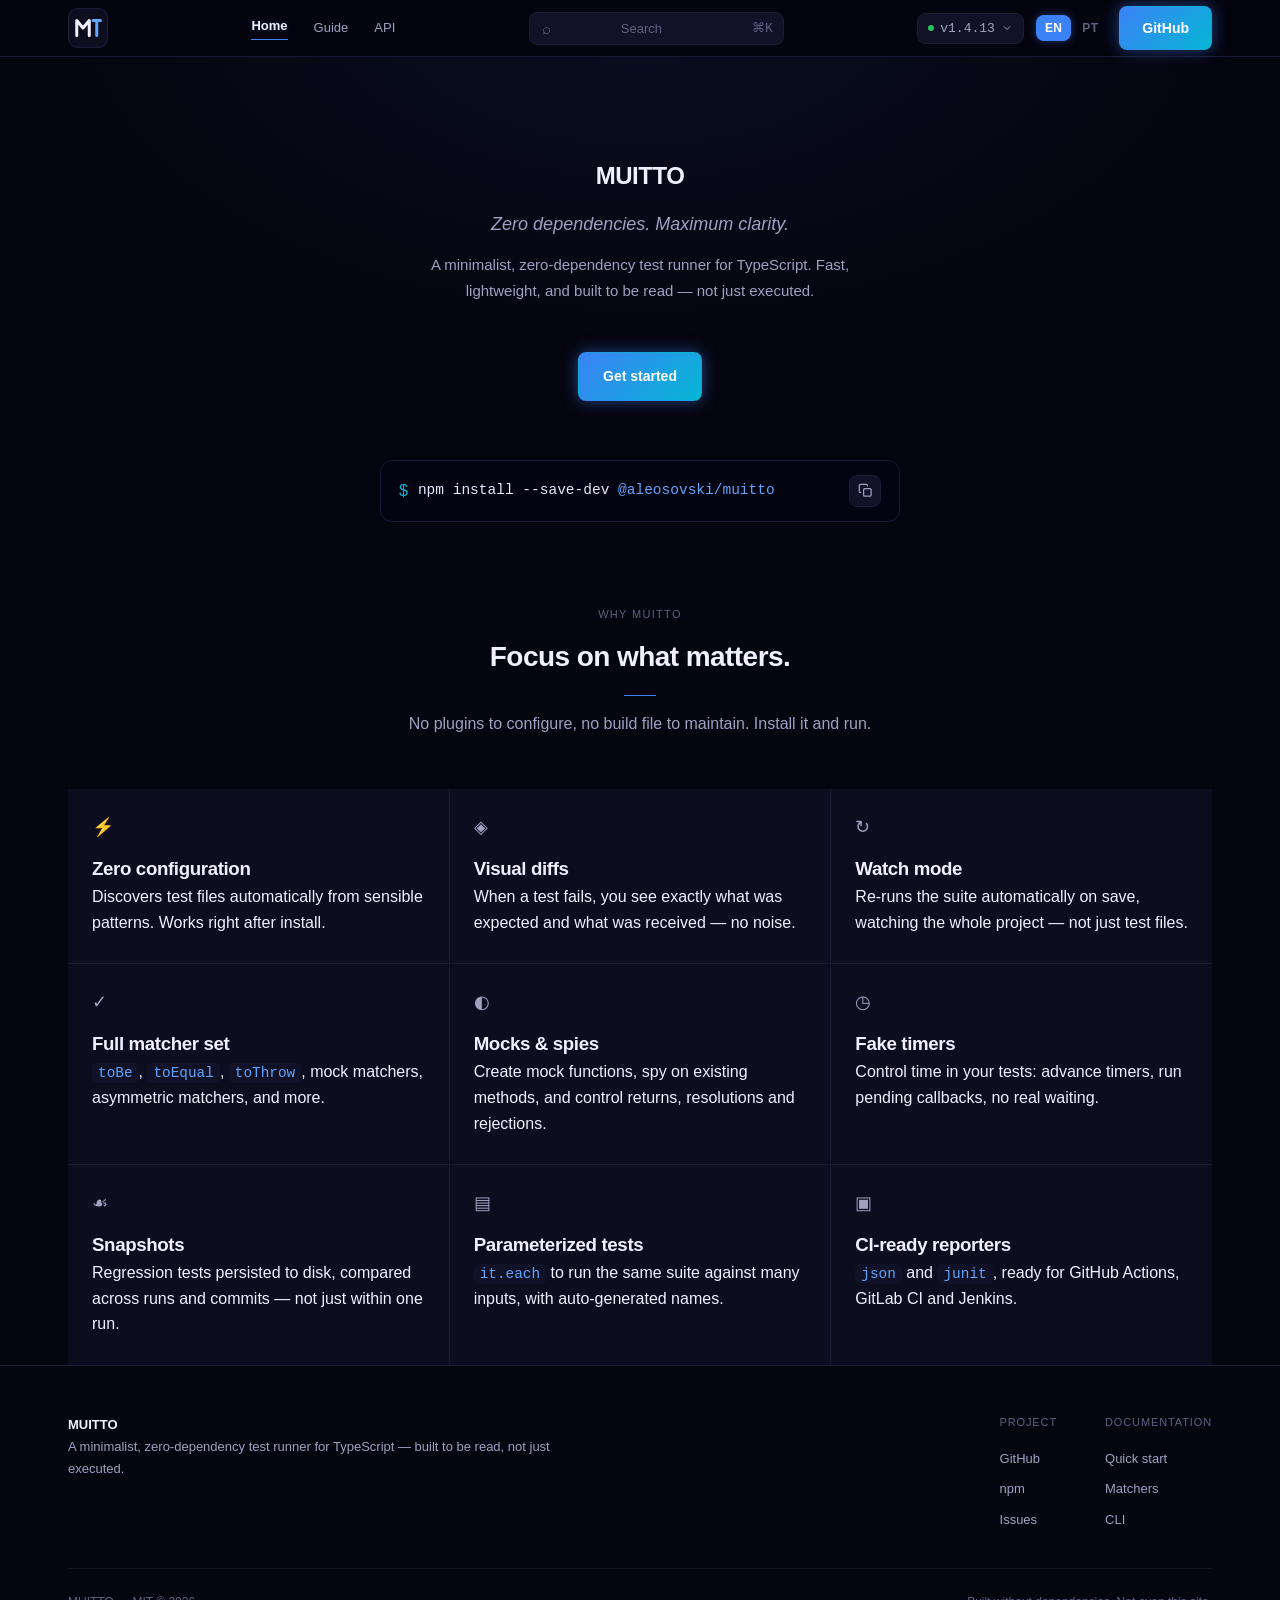
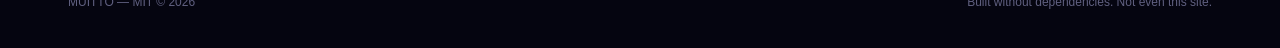
<file: index.html>
<!DOCTYPE html>
<html lang="en">
<head>
<meta charset="UTF-8">
<meta name="viewport" content="width=device-width, initial-scale=1.0">
<title id="pageTitle">MUITTO — a minimalist test runner for TypeScript</title>
<meta id="pageDesc" name="description" content="MUITTO is a minimalist, zero runtime-dependency test runner for TypeScript. Fast, lightweight, and built to be read — not just executed.">
<link rel="icon" href="data:image/svg+xml,<svg xmlns=%22http://www.w3.org/2000/svg%22 viewBox=%220 0 32 32%22 width=%2232%22 height=%2232%22><rect width=%2232%22 height=%2232%22 rx=%225%22 fill=%22%23050510%22/><rect width=%2232%22 height=%224%22 rx=%222%22 fill=%22%233b82f6%22/><rect width=%2232%22 height=%224%22 rx=%222%22 fill=%22none%22 stroke=%22%2360a5fa%22 stroke-width=%221%22 opacity=%220.6%22/><rect x=%220.5%22 y=%220.5%22 width=%2231%22 height=%2231%22 rx=%224.5%22 fill=%22none%22 stroke=%22%231a1a35%22 stroke-width=%221%22/><path d=%22M7 24 L7 12 L11 12 L14 17 L17 12 L19 12 L19 24%22 fill=%22none%22 stroke=%22%23f0f0ff%22 stroke-width=%222.2%22 stroke-linecap=%22round%22 stroke-linejoin=%22round%22/><path d=%22M21 14 L25 14 M23 14 L23 24%22 fill=%22none%22 stroke=%22%23a0a0c0%22 stroke-width=%222%22 stroke-linecap=%22round%22 stroke-linejoin=%22round%22/></svg>">
<link rel="stylesheet" href="css/main.css">
</head>
<body>

<header class="nav">
  <div class="nav__container">
    <a href="#top" class="nav__brand">
    <svg class="nav__brand-logo" viewBox="0 0 32 32" width="40" height="40" fill="none" aria-hidden="true" focusable="false">
        <rect x="0.5" y="0.5" width="31" height="31" rx="7" fill="#0d0d20" stroke="#1a1a35"/>
        <path d="M7 22 L7 10 L12 16 L17 10 L17 22" stroke="#f0f0ff" stroke-width="2.4" stroke-linecap="round" stroke-linejoin="round"/>
        <path d="M20 10 L26 10 M23 10 L23 22" stroke="#60a5fa" stroke-width="2.4" stroke-linecap="round" stroke-linejoin="round"/>
    </svg>
      <span></span>
    </a>
    <nav class="nav__links">
      <a href="#top" class="nav__link nav__link--active" data-i18n="nav.home">Home</a>
      <a href="about.html" class="nav__link" data-i18n="nav.about">Guide</a>
      <a href="api.html" class="nav__link" data-i18n="nav.api">API</a>
    </nav>
    <button class="nav__search" id="navSearch" aria-label="Search">
      <span class="nav__search-icon">⌕</span><span class="nav__search-label" data-i18n="nav.search">Search</span><kbd>⌘K</kbd>
    </button>
    <div class="nav__cta">
      <div class="releases" id="releases">
        <button class="releases__trigger" id="releasesTrigger" aria-haspopup="true" aria-expanded="false">
          <span class="releases__dot"></span>v1.4.13
          <svg viewBox="0 0 24 24" fill="none" stroke="currentColor" stroke-width="2" width="12" height="12"><path d="M6 9l6 6 6-6"/></svg>
        </button>
        <div class="releases__menu" id="releasesMenu">
          <span class="releases__label" data-i18n="nav.releases">Releases</span>
          <a class="releases__item releases__item--current" href="https://www.npmjs.com/package/@aleosovski/muitto/v/1.4.13" target="_blank" rel="noopener"><span>v1.4.13</span><span class="releases__tag" data-i18n="nav.latest">latest</span></a>
          <p class="releases__description" data-i18n="nav.releaseDesc">Latest patch release.</p>
          <a class="releases__changelog" href="https://github.com/AlexandreOsovski/muitto/blob/main/CHANGELOG.md" target="_blank" rel="noopener" data-i18n="nav.viewChangelog">View changelog →</a>
          <a class="releases__item" href="https://www.npmjs.com/package/@aleosovski/muitto/v/1.4.11" target="_blank" rel="noopener"><span>v1.4.11</span><span class="releases__date">Aug 1, 2026</span></a>
          <a class="releases__item" href="https://www.npmjs.com/package/@aleosovski/muitto/v/1.4.10" target="_blank" rel="noopener"><span>v1.4.10</span><span class="releases__date">Jul 20, 2026</span></a>
          <a class="releases__item" href="https://www.npmjs.com/package/@aleosovski/muitto/v/1.4.9" target="_blank" rel="noopener"><span>v1.4.9</span><span class="releases__date">Jul 20, 2026</span></a>
          <a class="releases__item" href="https://www.npmjs.com/package/@aleosovski/muitto/v/1.4.8" target="_blank" rel="noopener"><span>v1.4.8</span><span class="releases__date">Jul 20, 2026</span></a>
          <a class="releases__all" href="https://github.com/AlexandreOsovski/muitto/tags" target="_blank" rel="noopener" data-i18n="nav.allReleases">All releases →</a>
        </div>
      </div>
      <div class="language-switcher" role="group" aria-label="Language">
        <button data-lang-btn="en" class="language-switcher__option language-switcher__option--active">EN</button>
        <button data-lang-btn="pt" class="language-switcher__option">PT</button>
      </div>
      <a class="button button--primary" href="https://github.com/alexandreosovski/muitto">GitHub</a>
      <button class="nav__menu-toggle" id="menuToggle" aria-label="Menu" aria-expanded="false">
        <span class="nav__menu-toggle-bar"></span>
        <span class="nav__menu-toggle-bar"></span>
        <span class="nav__menu-toggle-bar"></span>
      </button>
    </div>
  </div>
</header>

<div class="nav__mobile-panel" id="mobilePanel" role="navigation" aria-label="Mobile navigation">
  <a href="#top" class="nav__mobile-link nav__mobile-link--active" data-i18n="nav.home">Home</a>
  <a href="about.html" class="nav__mobile-link" data-i18n="nav.about">Guide</a>
  <a href="api.html" class="nav__mobile-link" data-i18n="nav.api">API</a>
  <a href="https://github.com/alexandreosovski/muitto" class="nav__mobile-link">GitHub</a>
  <div class="nav__mobile-language" role="group" aria-label="Language">
    <button data-lang-btn="en" class="language-switcher__option language-switcher__option--active">EN</button>
    <button data-lang-btn="pt" class="language-switcher__option">PT</button>
  </div>
</div>

<main id="top">

  <!-- HERO -->
  <section class="hero">
    <div class="hero__container">
      <!--<span class="hero__badge" data-i18n="hero.badge">v1.4.13</span>-->
      <h1 data-i18n="hero.title">MUITTO</h1>
      <p class="hero__tagline" data-i18n="hero.tagline">Zero dependencies. Maximum clarity.</p>
      <p class="hero__lead" data-i18n="hero.lead">A minimalist, zero-dependency test runner for TypeScript. Fast, lightweight, and built to be read — not just executed.</p>

      <div class="hero__actions">
        <a href="about.html#guide" class="button button--primary button--large" data-i18n="hero.ctaPrimary">Get started</a>
        <!--<a href="https://github.com/alexandreosovski/muitto" class="button button--ghost button--large" data-i18n="hero.ctaSecondary">GitHub</a>-->
      </div>

      <div class="hero__install">
        <span class="hero__install-prompt">$</span>
        <code>npm install --save-dev <span class="hero__install-package">@aleosovski/muitto</span></code>
        <button class="copy-button" data-copy="npm install --save-dev @aleosovski/muitto" title="Copy">
          <svg viewBox="0 0 24 24" fill="none" stroke="currentColor" stroke-width="2"><rect x="9" y="9" width="12" height="12" rx="2"/><path d="M5 15H4a2 2 0 0 1-2-2V4a2 2 0 0 1 2-2h9a2 2 0 0 1 2 2v1"/></svg>
        </button>
      </div>
    </div>
  </section>

  <!-- FEATURES -->
  <section class="features" id="features">
    <div class="features__container">
      <div class="section-header">
        <span class="section-header__kicker" data-i18n="features.kicker">Why MUITTO</span>
        <h2 class="section-header__title" data-i18n="features.title">Focus on what matters.</h2>
        <p class="section-header__description" data-i18n="features.sub">No plugins to configure, no build file to maintain. Install it and run.</p>
      </div>
      <div class="features__grid">
        <div class="feature-card">
          <div class="feature-card__icon">⚡</div>
          <h3 data-i18n="features.f1.title">Zero configuration</h3>
          <p data-i18n="features.f1.desc">Discovers test files automatically from sensible patterns. Works right after install.</p>
        </div>
        <div class="feature-card">
          <div class="feature-card__icon">◈</div>
          <h3 data-i18n="features.f2.title">Visual diffs</h3>
          <p data-i18n="features.f2.desc">When a test fails, you see exactly what was expected and what was received — no noise.</p>
        </div>
        <div class="feature-card">
          <div class="feature-card__icon">↻</div>
          <h3 data-i18n="features.f3.title">Watch mode</h3>
          <p data-i18n="features.f3.desc">Re-runs the suite automatically on save, watching the whole project — not just test files.</p>
        </div>
        <div class="feature-card">
          <div class="feature-card__icon">✓</div>
          <h3 data-i18n="features.f4.title">Full matcher set</h3>
          <p data-i18n="features.f4.desc"><code>toBe</code>, <code>toEqual</code>, <code>toThrow</code>, mock matchers, asymmetric matchers, and more.</p>
        </div>
        <div class="feature-card">
          <div class="feature-card__icon">◐</div>
          <h3 data-i18n="features.f5.title">Mocks &amp; spies</h3>
          <p data-i18n="features.f5.desc">Create mock functions, spy on existing methods, and control returns, resolutions and rejections.</p>
        </div>
        <div class="feature-card">
          <div class="feature-card__icon">◷</div>
          <h3 data-i18n="features.f6.title">Fake timers</h3>
          <p data-i18n="features.f6.desc">Control time in your tests: advance timers, run pending callbacks, no real waiting.</p>
        </div>
        <div class="feature-card">
          <div class="feature-card__icon">☙</div>
          <h3 data-i18n="features.f7.title">Snapshots</h3>
          <p data-i18n="features.f7.desc">Regression tests persisted to disk, compared across runs and commits — not just within one run.</p>
        </div>
        <div class="feature-card">
          <div class="feature-card__icon">▤</div>
          <h3 data-i18n="features.f8.title">Parameterized tests</h3>
          <p data-i18n="features.f8.desc"><code>it.each</code> to run the same suite against many inputs, with auto-generated names.</p>
        </div>
        <div class="feature-card">
          <div class="feature-card__icon">▣</div>
          <h3 data-i18n="features.f9.title">CI-ready reporters</h3>
          <p data-i18n="features.f9.desc"><code>json</code> and <code>junit</code>, ready for GitHub Actions, GitLab CI and Jenkins.</p>
        </div>
      </div>
    </div>
  </section>


</main>

<footer>
  <div class="footer__container">
    <div class="footer__grid">
      <p class="footer__brand" data-i18n="footer.origin">
        <b>MUITTO</b><br>
        A minimalist, zero-dependency test runner for TypeScript — built to be read, not just executed.
      </p>
      <div class="footer__links">
        <div class="footer__column">
          <span class="footer__column-label" data-i18n="footer.project">Project</span>
          <a href="https://github.com/alexandreosovski/muitto">GitHub</a>
          <a href="https://www.npmjs.com/package/@aleosovski/muitto">npm</a>
          <a href="https://github.com/alexandreosovski/muitto/issues">Issues</a>
        </div>
        <div class="footer__column">
          <span class="footer__column-label" data-i18n="footer.docs">Documentation</span>
          <a href="about.html#guide" data-i18n="footer.quickstart">Quick start</a>
          <a href="api.html#matchers" data-i18n="footer.matchersLink">Matchers</a>
          <a href="api.html#cli" data-i18n="footer.cliLink">CLI</a>
        </div>
      </div>
    </div>
    <div class="footer__bottom">
      <span>MUITTO — MIT © 2026</span>
      <span data-i18n="footer.tagline">Built without dependencies. Not even this site.</span>
    </div>
  </div>
</footer>

<div class="search" id="searchOverlay">
  <div class="search__panel">
    <input id="searchInput" type="text" placeholder="Search docs..." data-i18n-placeholder="nav.searchPlaceholder" autocomplete="off">
    <div class="search__results" id="searchResults"></div>
  </div>
</div>

<script src="js/data/home.i18n.js"></script>
<script src="js/i18n.js"></script>
<script src="js/navigation.js"></script>
<script src="js/search.js"></script>
<script src="js/utils.js"></script>
<script src="js/main.js"></script>

</body>
</html>
</file>
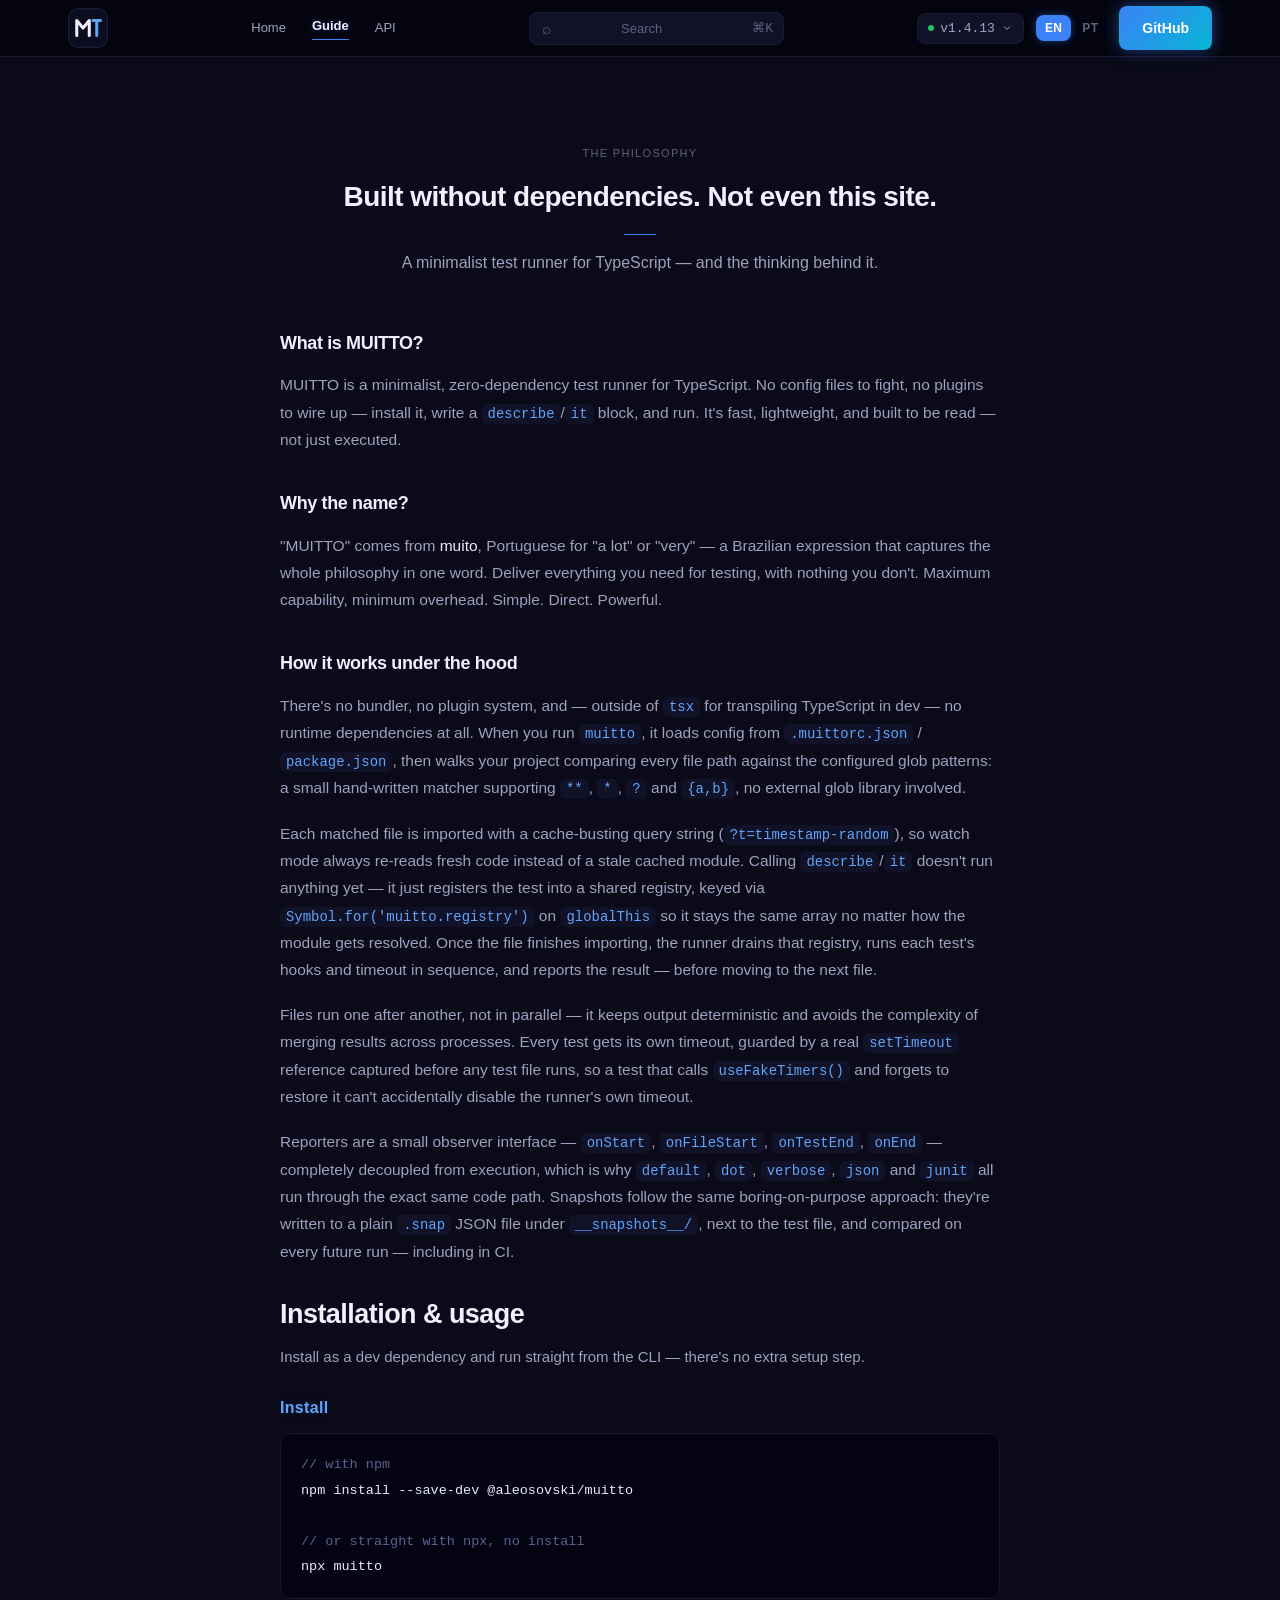
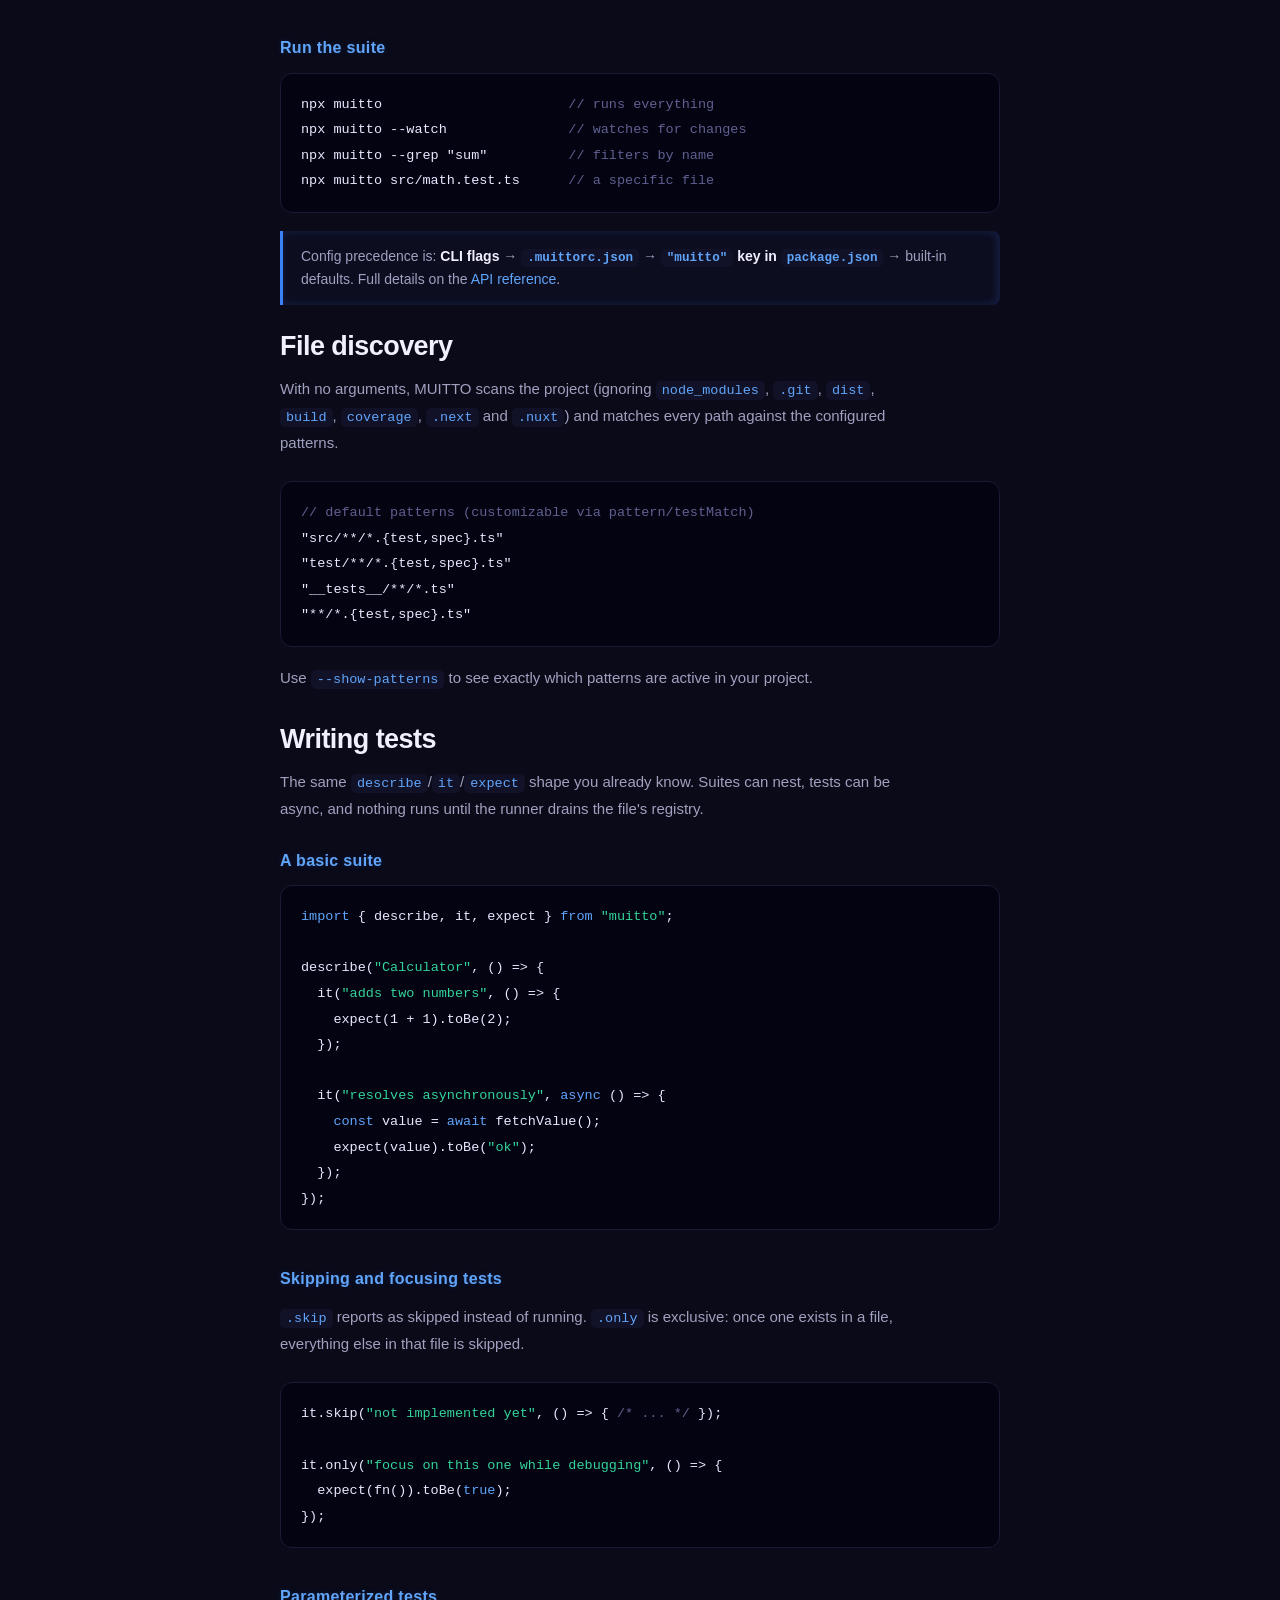
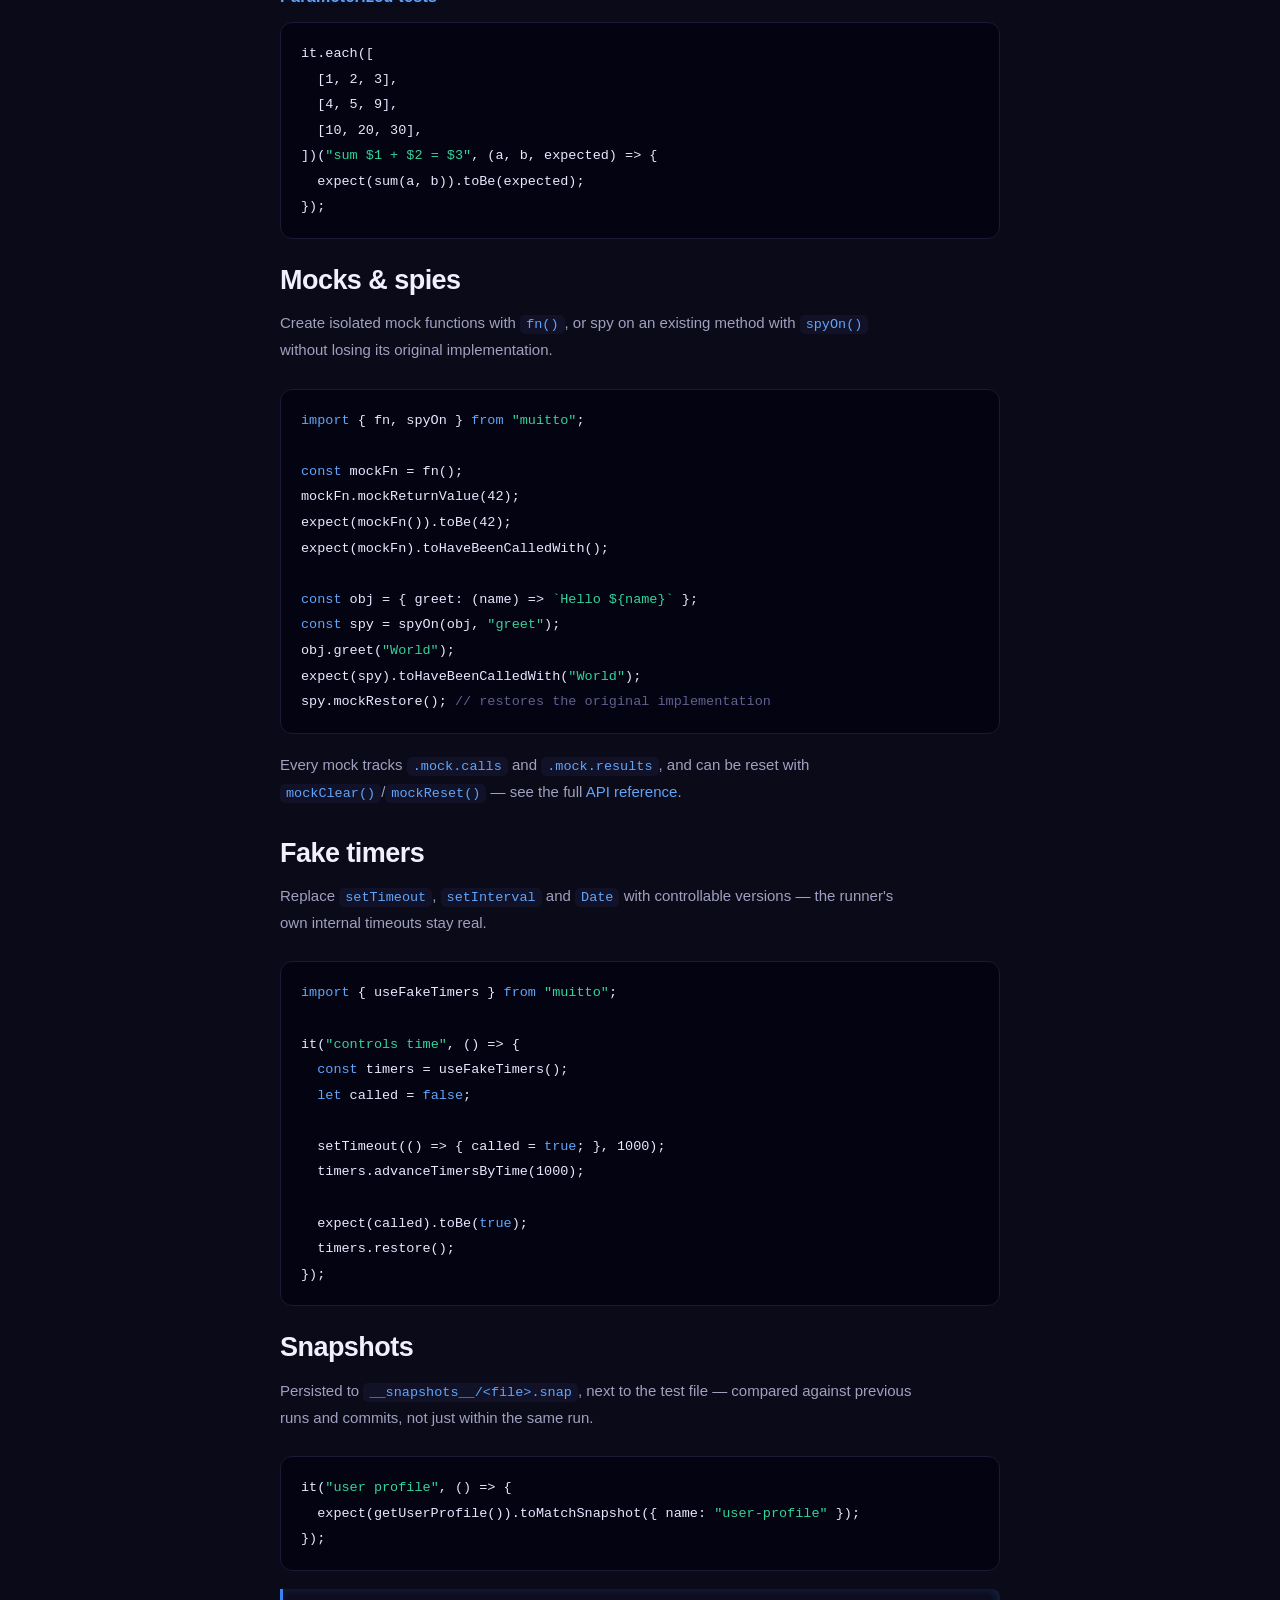
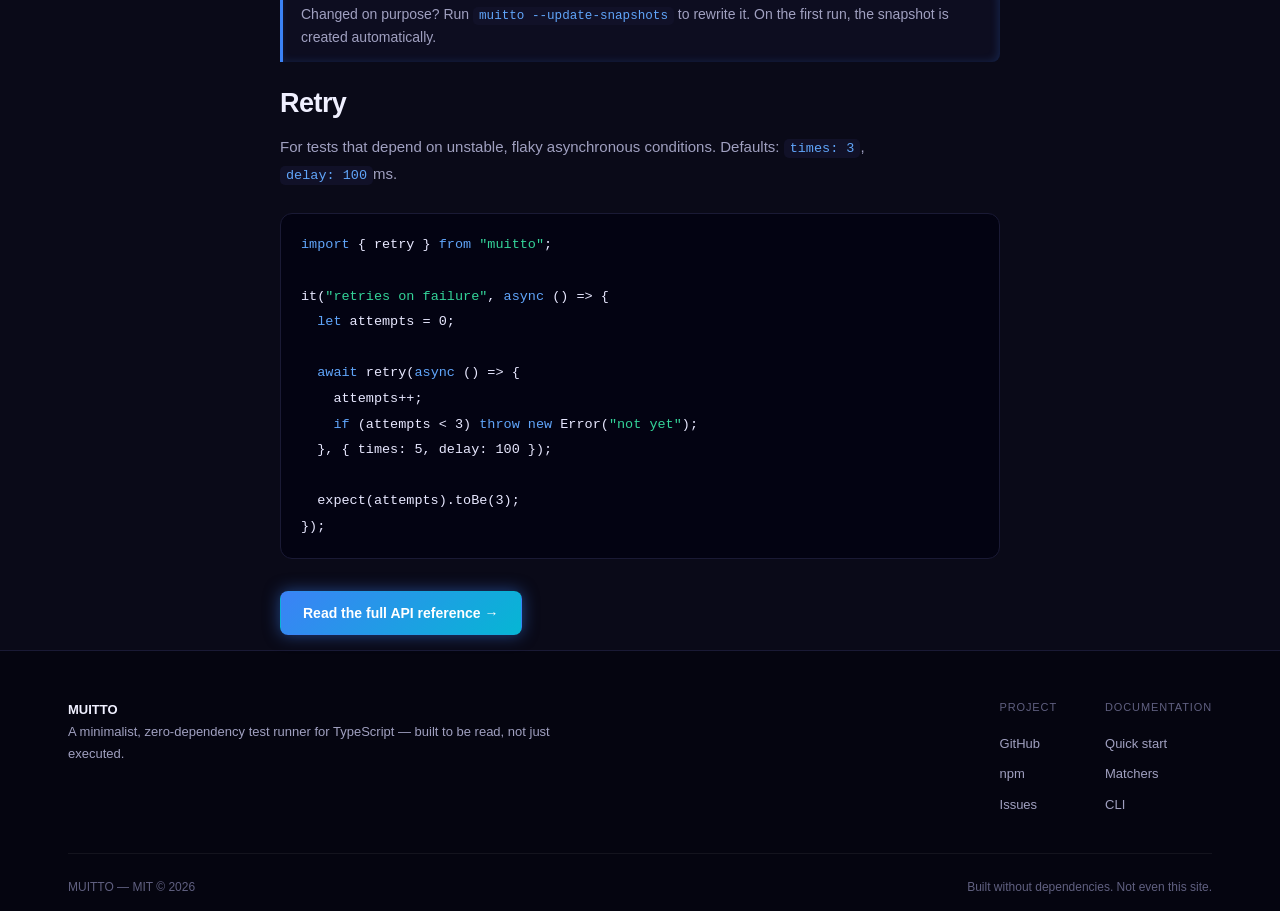
<file: about.html>
<!DOCTYPE html>
<html lang="en">
<head>
<meta charset="UTF-8">
<meta name="viewport" content="width=device-width, initial-scale=1.0">
<title id="pageTitle">About — MUITTO</title>
<meta id="pageDesc" name="description" content="What MUITTO is, why it's called that, and how the test runner works under the hood.">
<link rel="icon" href="data:image/svg+xml,<svg xmlns=%22http://www.w3.org/2000/svg%22 viewBox=%220 0 32 32%22 width=%2232%22 height=%2232%22><rect width=%2232%22 height=%2232%22 rx=%225%22 fill=%22%23050510%22/><rect width=%2232%22 height=%224%22 rx=%222%22 fill=%22%233b82f6%22/><rect width=%2232%22 height=%224%22 rx=%222%22 fill=%22none%22 stroke=%22%2360a5fa%22 stroke-width=%221%22 opacity=%220.6%22/><rect x=%220.5%22 y=%220.5%22 width=%2231%22 height=%2231%22 rx=%224.5%22 fill=%22none%22 stroke=%22%231a1a35%22 stroke-width=%221%22/><path d=%22M7 24 L7 12 L11 12 L14 17 L17 12 L19 12 L19 24%22 fill=%22none%22 stroke=%22%23f0f0ff%22 stroke-width=%222.2%22 stroke-linecap=%22round%22 stroke-linejoin=%22round%22/><path d=%22M21 14 L25 14 M23 14 L23 24%22 fill=%22none%22 stroke=%22%23a0a0c0%22 stroke-width=%222%22 stroke-linecap=%22round%22 stroke-linejoin=%22round%22/></svg>">
<link rel="stylesheet" href="css/main.css">
</head>
<body>

<header class="nav">
  <div class="nav__container">
    <a href="index.html" class="nav__brand">
        <svg class="nav__brand-logo" viewBox="0 0 32 32" width="40" height="40" fill="none" aria-hidden="true" focusable="false">
          <rect x="0.5" y="0.5" width="31" height="31" rx="7" fill="#0d0d20" stroke="#1a1a35"/>
          <path d="M7 22 L7 10 L12 16 L17 10 L17 22" stroke="#f0f0ff" stroke-width="2.4" stroke-linecap="round" stroke-linejoin="round"/>
          <path d="M20 10 L26 10 M23 10 L23 22" stroke="#60a5fa" stroke-width="2.4" stroke-linecap="round" stroke-linejoin="round"/>
        </svg>
      <span></span>
    </a>
    <nav class="nav__links">
      <a href="index.html" class="nav__link" data-i18n="nav.home">Home</a>
      <a href="about.html" class="nav__link nav__link--active" data-i18n="nav.about">Guide</a>
      <a href="api.html" class="nav__link" data-i18n="nav.api">API</a>
    </nav>
    <button class="nav__search" id="navSearch" aria-label="Search">
      <span class="nav__search-icon">⌕</span><span class="nav__search-label" data-i18n="nav.search">Search</span><kbd>⌘K</kbd>
    </button>
    <div class="nav__cta">
      <div class="releases" id="releases">
        <button class="releases__trigger" id="releasesTrigger" aria-haspopup="true" aria-expanded="false">
          <span class="releases__dot"></span>v1.4.13
          <svg viewBox="0 0 24 24" fill="none" stroke="currentColor" stroke-width="2" width="12" height="12"><path d="M6 9l6 6 6-6"/></svg>
        </button>
        <div class="releases__menu" id="releasesMenu">
          <span class="releases__label" data-i18n="nav.releases">Releases</span>
          <a class="releases__item releases__item--current" href="https://www.npmjs.com/package/@aleosovski/muitto/v/1.4.13" target="_blank" rel="noopener"><span>v1.4.13</span><span class="releases__tag" data-i18n="nav.latest">latest</span></a>
          <p class="releases__description" data-i18n="nav.releaseDesc">Latest patch release.</p>
          <a class="releases__changelog" href="https://github.com/AlexandreOsovski/muitto/blob/main/CHANGELOG.md" target="_blank" rel="noopener" data-i18n="nav.viewChangelog">View changelog →</a>
          <a class="releases__item" href="https://www.npmjs.com/package/@aleosovski/muitto/v/1.4.11" target="_blank" rel="noopener"><span>v1.4.11</span><span class="releases__date">Aug 1, 2026</span></a>
          <a class="releases__item" href="https://www.npmjs.com/package/@aleosovski/muitto/v/1.4.10" target="_blank" rel="noopener"><span>v1.4.10</span><span class="releases__date">Jul 20, 2026</span></a>
          <a class="releases__item" href="https://www.npmjs.com/package/@aleosovski/muitto/v/1.4.9" target="_blank" rel="noopener"><span>v1.4.9</span><span class="releases__date">Jul 20, 2026</span></a>
          <a class="releases__item" href="https://www.npmjs.com/package/@aleosovski/muitto/v/1.4.8" target="_blank" rel="noopener"><span>v1.4.8</span><span class="releases__date">Jul 20, 2026</span></a>
          <a class="releases__all" href="https://github.com/AlexandreOsovski/muitto/tags" target="_blank" rel="noopener" data-i18n="nav.allReleases">All releases →</a>
        </div>
      </div>
      <div class="language-switcher" role="group" aria-label="Language">
        <button data-lang-btn="en" class="language-switcher__option language-switcher__option--active">EN</button>
        <button data-lang-btn="pt" class="language-switcher__option">PT</button>
      </div>
      <a class="button button--primary" href="https://github.com/alexandreosovski/muitto">GitHub</a>
      <button class="nav__menu-toggle" id="menuToggle" aria-label="Menu" aria-expanded="false">
        <span class="nav__menu-toggle-bar"></span>
        <span class="nav__menu-toggle-bar"></span>
        <span class="nav__menu-toggle-bar"></span>
      </button>
    </div>
  </div>
</header>

<div class="nav__mobile-panel" id="mobilePanel" role="navigation" aria-label="Mobile navigation">
  <a href="index.html" class="nav__mobile-link" data-i18n="nav.home">Home</a>
  <a href="about.html" class="nav__mobile-link nav__mobile-link--active" data-i18n="nav.about">Guide</a>
  <a href="api.html" class="nav__mobile-link" data-i18n="nav.api">API</a>
  <a href="https://github.com/alexandreosovski/muitto" class="nav__mobile-link">GitHub</a>
  <div class="nav__mobile-language" role="group" aria-label="Language">
    <button data-lang-btn="en" class="language-switcher__option language-switcher__option--active">EN</button>
    <button data-lang-btn="pt" class="language-switcher__option">PT</button>
  </div>
</div>

<main id="top">

  <!-- ABOUT -->
  <section class="guide" id="guide" style="border-top:none;padding-top:88px">
    <div class="guide__container">
      <div class="section-header">
        <span class="section-header__kicker" data-i18n="about.kicker">The philosophy</span>
        <h2 class="section-header__title" data-i18n="about.title">Built without dependencies. Not even this site.</h2>
        <p class="section-header__description" data-i18n="about.sub">A minimalist test runner for TypeScript — and the thinking behind it.</p>
      </div>
      <div class="guide__content">
        <h3 class="guide__heading" data-i18n="about.h3what">What is MUITTO?</h3>
        <p class="guide__paragraph" data-i18n="about.what">MUITTO is a minimalist, zero-dependency test runner for TypeScript. No config files to fight, no plugins to wire up — install it, write a <code>describe</code>/<code>it</code> block, and run. It's fast, lightweight, and built to be read — not just executed.</p>

        <h3 class="guide__heading" data-i18n="about.h3why">Why the name?</h3>
        <p class="guide__paragraph" data-i18n="about.why">"MUITTO" comes from <em style="color:var(--text);font-style:normal">muito</em>, Portuguese for "a lot" or "very" — a Brazilian expression that captures the whole philosophy in one word. Deliver everything you need for testing, with nothing you don't. Maximum capability, minimum overhead. Simple. Direct. Powerful.</p>

        <h3 class="guide__heading" data-i18n="about.h3how">How it works under the hood</h3>
        <p class="guide__paragraph" data-i18n="about.how1">There's no bundler, no plugin system, and — outside of <code>tsx</code> for transpiling TypeScript in dev — no runtime dependencies at all. When you run <code>muitto</code>, it loads config from <code>.muittorc.json</code> / <code>package.json</code>, then walks your project comparing every file path against the configured glob patterns: a small hand-written matcher supporting <code>**</code>, <code>*</code>, <code>?</code> and <code>{a,b}</code>, no external glob library involved.</p>
        <p class="guide__paragraph" data-i18n="about.how2">Each matched file is imported with a cache-busting query string (<code>?t=timestamp-random</code>), so watch mode always re-reads fresh code instead of a stale cached module. Calling <code>describe</code>/<code>it</code> doesn't run anything yet — it just registers the test into a shared registry, keyed via <code>Symbol.for('muitto.registry')</code> on <code>globalThis</code> so it stays the same array no matter how the module gets resolved. Once the file finishes importing, the runner drains that registry, runs each test's hooks and timeout in sequence, and reports the result — before moving to the next file.</p>
        <p class="guide__paragraph" data-i18n="about.how3">Files run one after another, not in parallel — it keeps output deterministic and avoids the complexity of merging results across processes. Every test gets its own timeout, guarded by a real <code>setTimeout</code> reference captured before any test file runs, so a test that calls <code>useFakeTimers()</code> and forgets to restore it can't accidentally disable the runner's own timeout.</p>
        <p class="guide__paragraph" data-i18n="about.how4">Reporters are a small observer interface — <code>onStart</code>, <code>onFileStart</code>, <code>onTestEnd</code>, <code>onEnd</code> — completely decoupled from execution, which is why <code>default</code>, <code>dot</code>, <code>verbose</code>, <code>json</code> and <code>junit</code> all run through the exact same code path. Snapshots follow the same boring-on-purpose approach: they're written to a plain <code>.snap</code> JSON file under <code>__snapshots__/</code>, next to the test file, and compared on every future run — including in CI.</p>

        <!-- INSTALLATION & USAGE -->
        <section class="guide__section" id="guide-installation">
          <h2 class="guide__section-title" data-i18n="guide.install.title">Installation &amp; usage</h2>
          <p class="guide__section-description" data-i18n="guide.install.sub">Install as a dev dependency and run straight from the CLI — there's no extra setup step.</p>

          <h3 class="guide__section-subtitle" data-i18n="guide.install.h3install">Install</h3>
          <pre><code><span class="cm" data-i18n="guide.install.c1">// with npm</span>
npm install --save-dev @aleosovski/muitto

<span class="cm" data-i18n="guide.install.c2">// or straight with npx, no install</span>
npx muitto</code></pre>

          <h3 class="guide__section-subtitle" data-i18n="guide.install.h3run">Run the suite</h3>
          <pre><code>npx muitto                       <span class="cm" data-i18n="guide.install.c3">// runs everything</span>
npx muitto --watch               <span class="cm" data-i18n="guide.install.c4">// watches for changes</span>
npx muitto --grep "sum"          <span class="cm" data-i18n="guide.install.c5">// filters by name</span>
npx muitto src/math.test.ts      <span class="cm" data-i18n="guide.install.c6">// a specific file</span></code></pre>

          <div class="guide__note">
            <p style="margin:0;font-size:14px;line-height:1.6" data-i18n="guide.install.note">Config precedence is: <b>CLI flags</b> → <b><code>.muittorc.json</code></b> → <b><code>"muitto"</code> key in <code>package.json</code></b> → built-in defaults. Full details on the <a href="api.html#config" style="color:var(--accent-light)">API reference</a>.</p>
          </div>
        </section>

        <!-- FILE DISCOVERY -->
        <section class="guide__section" id="guide-discovery">
          <h2 class="guide__section-title" data-i18n="guide.discovery.title">File discovery</h2>
          <p class="guide__section-description" data-i18n="guide.discovery.sub">With no arguments, MUITTO scans the project (ignoring <code>node_modules</code>, <code>.git</code>, <code>dist</code>, <code>build</code>, <code>coverage</code>, <code>.next</code> and <code>.nuxt</code>) and matches every path against the configured patterns.</p>
          <pre><code><span class="cm" data-i18n="guide.discovery.c1">// default patterns (customizable via pattern/testMatch)</span>
"src/**/*.{test,spec}.ts"
"test/**/*.{test,spec}.ts"
"__tests__/**/*.ts"
"**/*.{test,spec}.ts"</code></pre>
          <p class="guide__section-description" style="margin-top:0" data-i18n="guide.discovery.tip">Use <code>--show-patterns</code> to see exactly which patterns are active in your project.</p>
        </section>

        <!-- WRITING TESTS -->
        <section class="guide__section" id="guide-writing-tests">
          <h2 class="guide__section-title" data-i18n="guide.writing.title">Writing tests</h2>
          <p class="guide__section-description" data-i18n="guide.writing.sub">The same <code>describe</code>/<code>it</code>/<code>expect</code> shape you already know. Suites can nest, tests can be async, and nothing runs until the runner drains the file's registry.</p>

          <h3 class="guide__section-subtitle" data-i18n="guide.writing.h3basic">A basic suite</h3>
          <pre><code><span class="kw">import</span> { describe, it, expect } <span class="kw">from</span> <span class="str">"muitto"</span>;

describe(<span class="str">"Calculator"</span>, () => {
  it(<span class="str">"adds two numbers"</span>, () => {
    expect(1 + 1).toBe(2);
  });

  it(<span class="str">"resolves asynchronously"</span>, <span class="kw">async</span> () => {
    <span class="kw">const</span> value = <span class="kw">await</span> fetchValue();
    expect(value).toBe(<span class="str">"ok"</span>);
  });
});</code></pre>

          <h3 class="guide__section-subtitle" data-i18n="guide.writing.h3focus">Skipping and focusing tests</h3>
          <p class="guide__section-description" data-i18n="guide.writing.focusDesc"><code>.skip</code> reports as skipped instead of running. <code>.only</code> is exclusive: once one exists in a file, everything else in that file is skipped.</p>
          <pre><code>it.skip(<span class="str">"not implemented yet"</span>, () => { <span class="cm">/* ... */</span> });

it.only(<span class="str">"focus on this one while debugging"</span>, () => {
  expect(fn()).toBe(<span class="kw">true</span>);
});</code></pre>

          <h3 class="guide__section-subtitle" data-i18n="guide.writing.h3each">Parameterized tests</h3>
          <pre><code>it.each([
  [1, 2, 3],
  [4, 5, 9],
  [10, 20, 30],
])(<span class="str">"sum $1 + $2 = $3"</span>, (a, b, expected) => {
  expect(sum(a, b)).toBe(expected);
});</code></pre>
        </section>

        <!-- MOCKS & SPIES -->
        <section class="guide__section" id="guide-mocks">
          <h2 class="guide__section-title" data-i18n="guide.mocks.title">Mocks &amp; spies</h2>
          <p class="guide__section-description" data-i18n="guide.mocks.sub">Create isolated mock functions with <code>fn()</code>, or spy on an existing method with <code>spyOn()</code> without losing its original implementation.</p>
          <pre><code><span class="kw">import</span> { fn, spyOn } <span class="kw">from</span> <span class="str">"muitto"</span>;

<span class="kw">const</span> mockFn = fn();
mockFn.mockReturnValue(42);
expect(mockFn()).toBe(42);
expect(mockFn).toHaveBeenCalledWith();

<span class="kw">const</span> obj = { greet: (name) => <span class="str">`Hello ${name}`</span> };
<span class="kw">const</span> spy = spyOn(obj, <span class="str">"greet"</span>);
obj.greet(<span class="str">"World"</span>);
expect(spy).toHaveBeenCalledWith(<span class="str">"World"</span>);
spy.mockRestore(); <span class="cm" data-i18n="guide.mocks.c1">// restores the original implementation</span></code></pre>
          <p class="guide__section-description" style="margin-top:0" data-i18n="guide.mocks.more">Every mock tracks <code>.mock.calls</code> and <code>.mock.results</code>, and can be reset with <code>mockClear()</code>/<code>mockReset()</code> — see the full <a href="api.html#mocks" style="color:var(--accent-light)">API reference</a>.</p>
        </section>

        <!-- FAKE TIMERS -->
        <section class="guide__section" id="guide-timers">
          <h2 class="guide__section-title" data-i18n="guide.timers.title">Fake timers</h2>
          <p class="guide__section-description" data-i18n="guide.timers.sub">Replace <code>setTimeout</code>, <code>setInterval</code> and <code>Date</code> with controllable versions — the runner's own internal timeouts stay real.</p>
          <pre><code><span class="kw">import</span> { useFakeTimers } <span class="kw">from</span> <span class="str">"muitto"</span>;

it(<span class="str">"controls time"</span>, () => {
  <span class="kw">const</span> timers = useFakeTimers();
  <span class="kw">let</span> called = <span class="kw">false</span>;

  setTimeout(() => { called = <span class="kw">true</span>; }, 1000);
  timers.advanceTimersByTime(1000);

  expect(called).toBe(<span class="kw">true</span>);
  timers.restore();
});</code></pre>
        </section>

        <!-- SNAPSHOTS -->
        <section class="guide__section" id="guide-snapshots">
          <h2 class="guide__section-title" data-i18n="guide.snapshots.title">Snapshots</h2>
          <p class="guide__section-description" data-i18n="guide.snapshots.sub">Persisted to <code>__snapshots__/&lt;file&gt;.snap</code>, next to the test file — compared against previous runs and commits, not just within the same run.</p>
          <pre><code>it(<span class="str">"user profile"</span>, () => {
  expect(getUserProfile()).toMatchSnapshot({ name: <span class="str">"user-profile"</span> });
});</code></pre>
          <div class="guide__note">
            <p style="margin:0;font-size:14px;line-height:1.6" data-i18n="guide.snapshots.note">Changed on purpose? Run <code>muitto --update-snapshots</code> to rewrite it. On the first run, the snapshot is created automatically.</p>
          </div>
        </section>

        <!-- RETRY -->
        <section class="guide__section" id="guide-retry">
          <h2 class="guide__section-title" data-i18n="guide.retry.title">Retry</h2>
          <p class="guide__section-description" data-i18n="guide.retry.sub">For tests that depend on unstable, flaky asynchronous conditions. Defaults: <code>times: 3</code>, <code>delay: 100</code>ms.</p>
          <pre><code><span class="kw">import</span> { retry } <span class="kw">from</span> <span class="str">"muitto"</span>;

it(<span class="str">"retries on failure"</span>, <span class="kw">async</span> () => {
  <span class="kw">let</span> attempts = 0;

  <span class="kw">await</span> retry(<span class="kw">async</span> () => {
    attempts++;
    <span class="kw">if</span> (attempts < 3) <span class="kw">throw new</span> Error(<span class="str">"not yet"</span>);
  }, { times: 5, delay: 100 });

  expect(attempts).toBe(3);
});</code></pre>
        </section>

        <a href="api.html" class="button button--primary" style="margin-top:12px" data-i18n="about.cta">Read the full API reference →</a>
      </div>
    </div>
  </section>

</main>

<footer>
  <div class="footer__container">
    <div class="footer__grid">
      <p class="footer__brand" data-i18n="footer.origin">
        <b>MUITTO</b><br>
        A minimalist, zero-dependency test runner for TypeScript — built to be read, not just executed.
      </p>
      <div class="footer__links">
        <div class="footer__column">
          <span class="footer__column-label" data-i18n="footer.project">Project</span>
          <a href="https://github.com/alexandreosovski/muitto">GitHub</a>
          <a href="https://www.npmjs.com/package/@aleosovski/muitto">npm</a>
          <a href="https://github.com/alexandreosovski/muitto/issues">Issues</a>
        </div>
        <div class="footer__column">
          <span class="footer__column-label" data-i18n="footer.docs">Documentation</span>
          <a href="about.html#guide" data-i18n="footer.quickstart">Quick start</a>
          <a href="api.html#matchers" data-i18n="footer.matchersLink">Matchers</a>
          <a href="api.html#cli" data-i18n="footer.cliLink">CLI</a>
        </div>
      </div>
    </div>
    <div class="footer__bottom">
      <span>MUITTO — MIT © 2026</span>
      <span data-i18n="footer.tagline">Built without dependencies. Not even this site.</span>
    </div>
  </div>
</footer>

<div class="search" id="searchOverlay">
  <div class="search__panel">
    <input id="searchInput" class="search__input" type="text" placeholder="Search docs..." data-i18n-placeholder="nav.searchPlaceholder" autocomplete="off">
    <div class="search__results" id="searchResults"></div>
  </div>
</div>

<script src="js/data/guide.i18n.js"></script>
<script src="js/i18n.js"></script>
<script src="js/navigation.js"></script>
<script src="js/search.js"></script>
<script src="js/utils.js"></script>
<script src="js/main.js"></script>

</body>
</html>
</file>
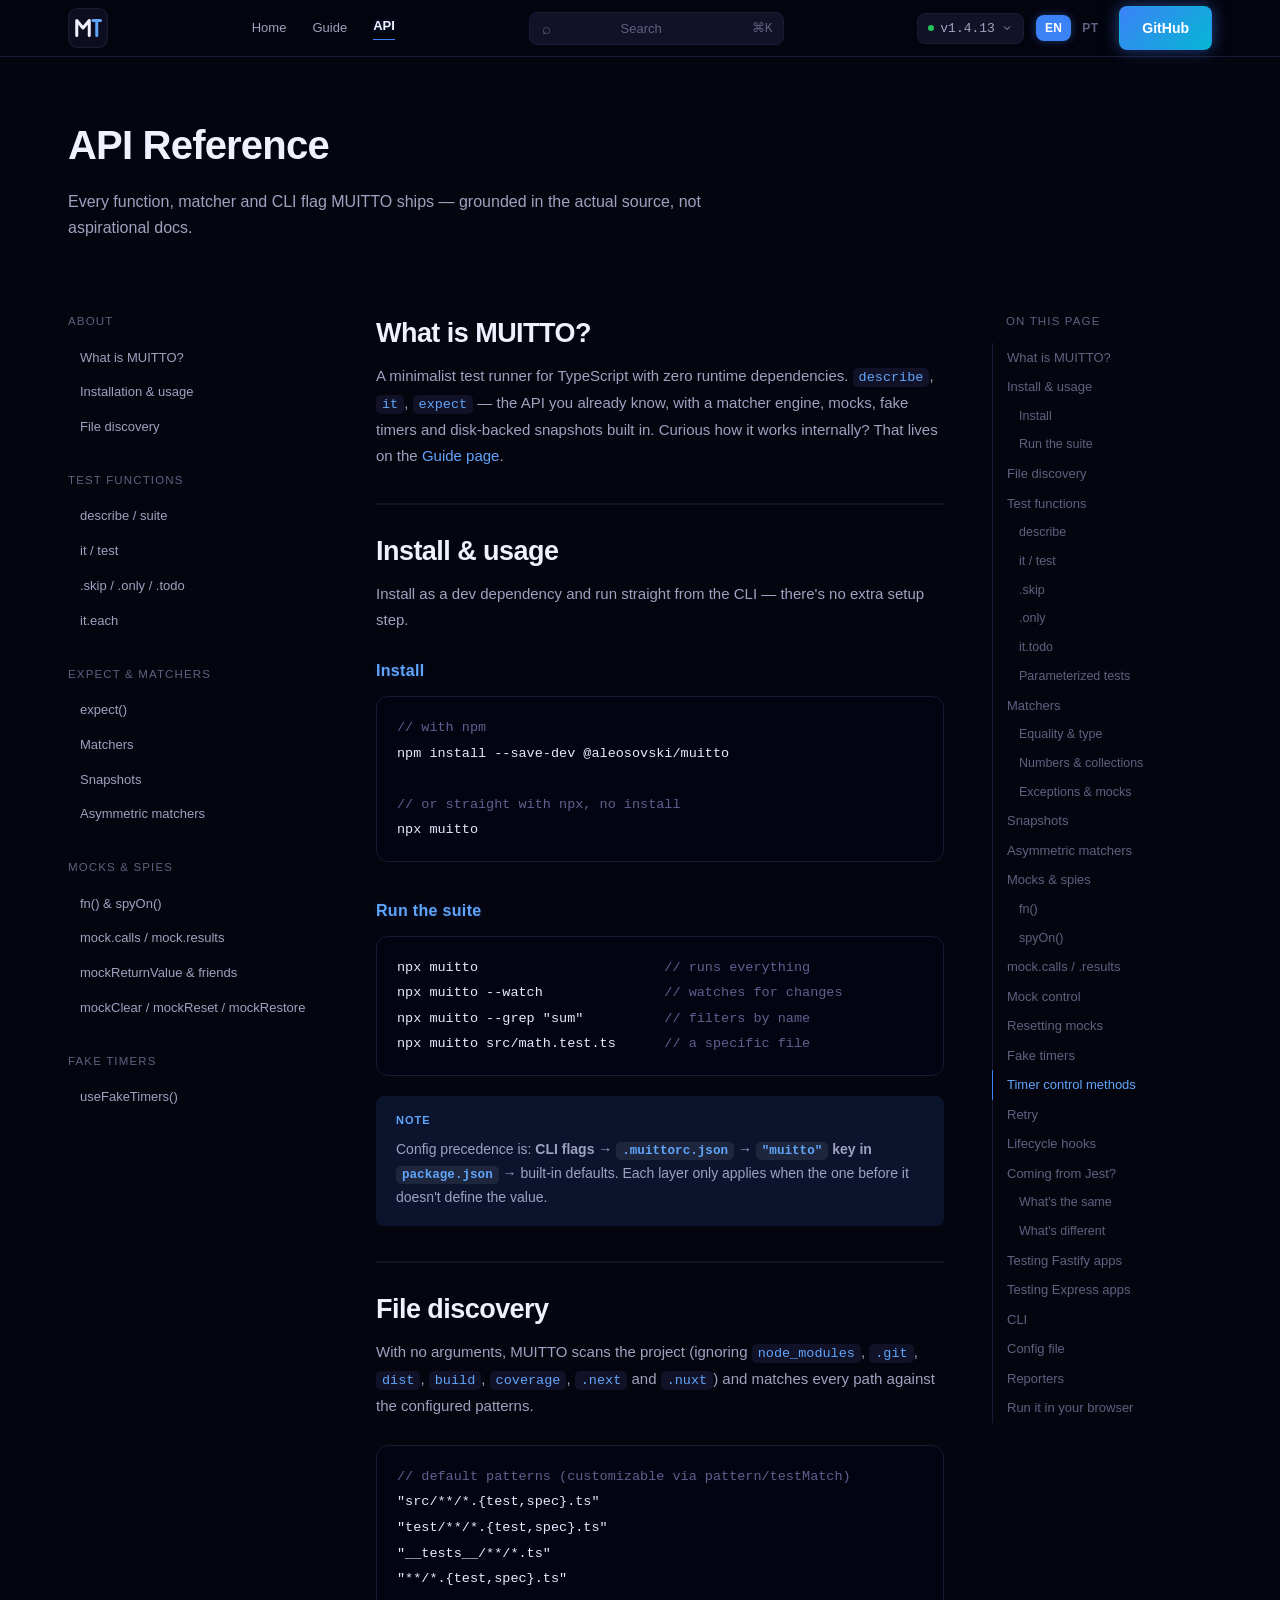
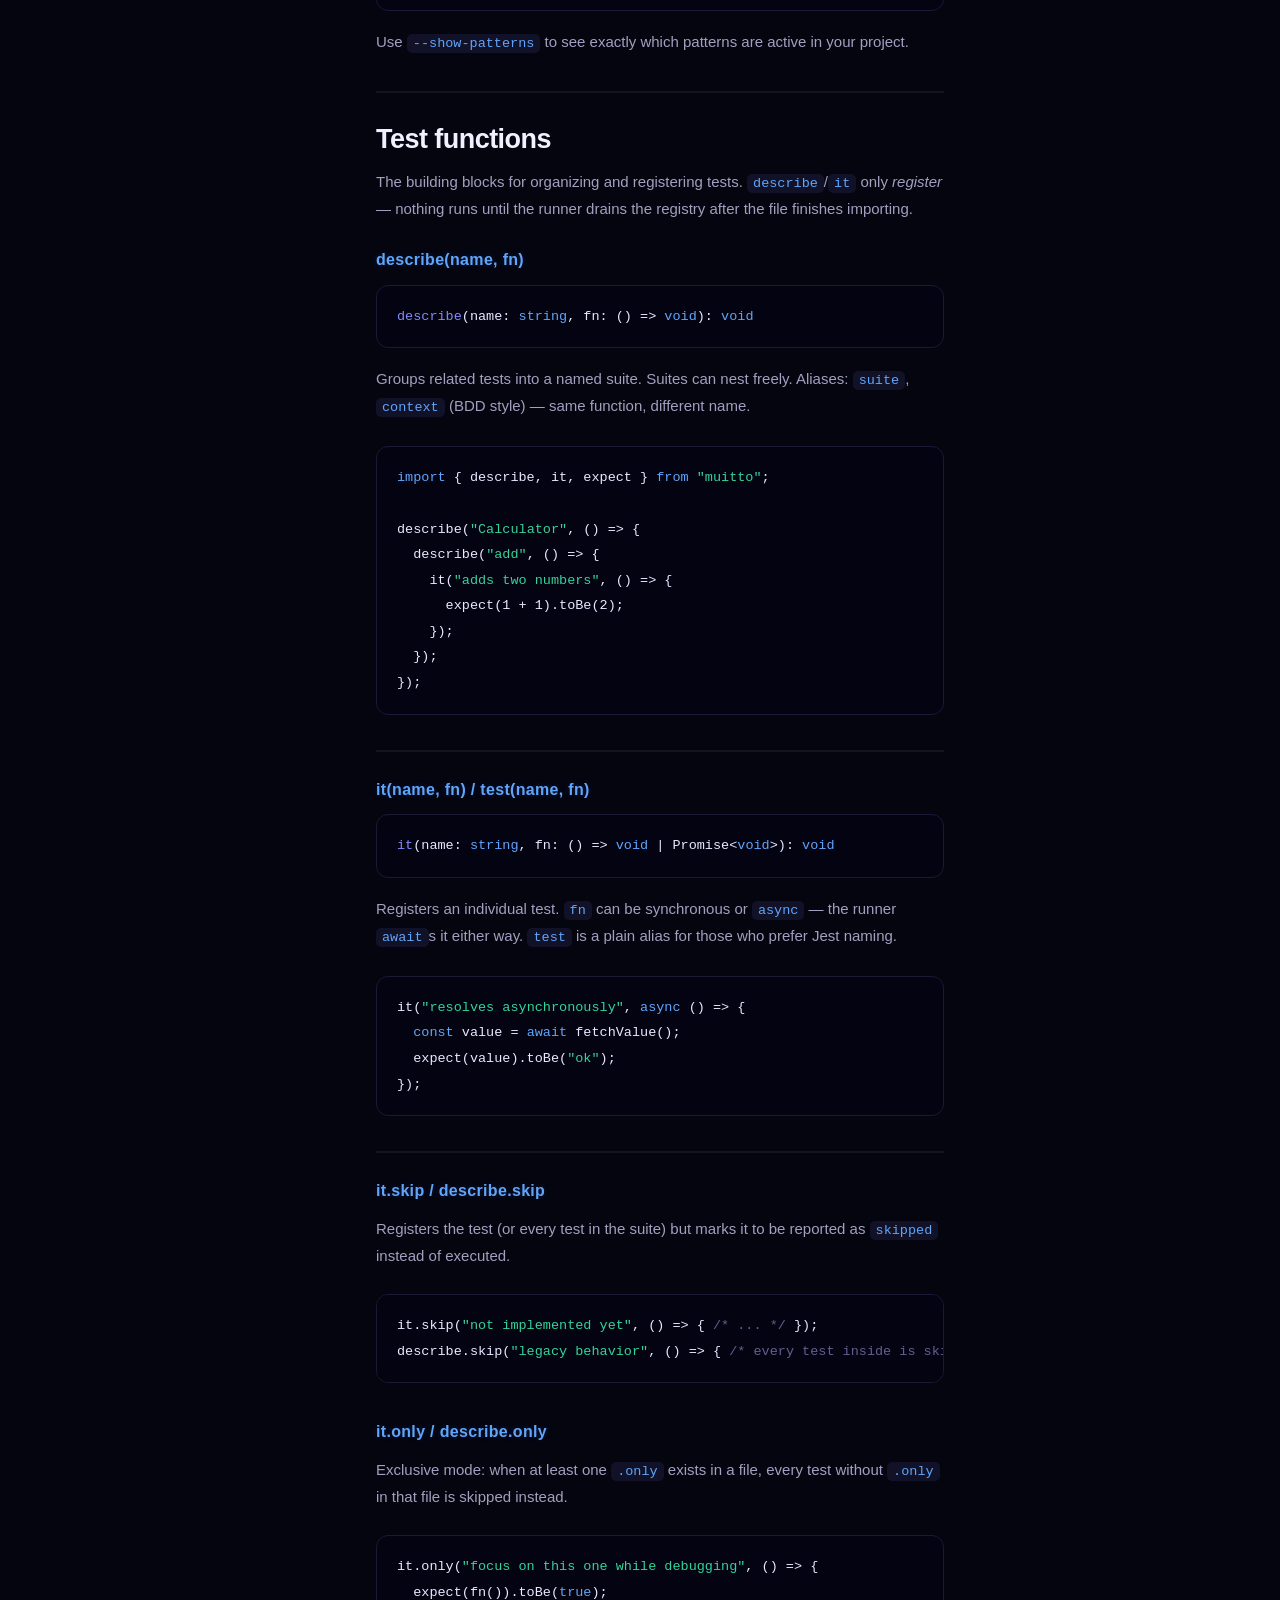
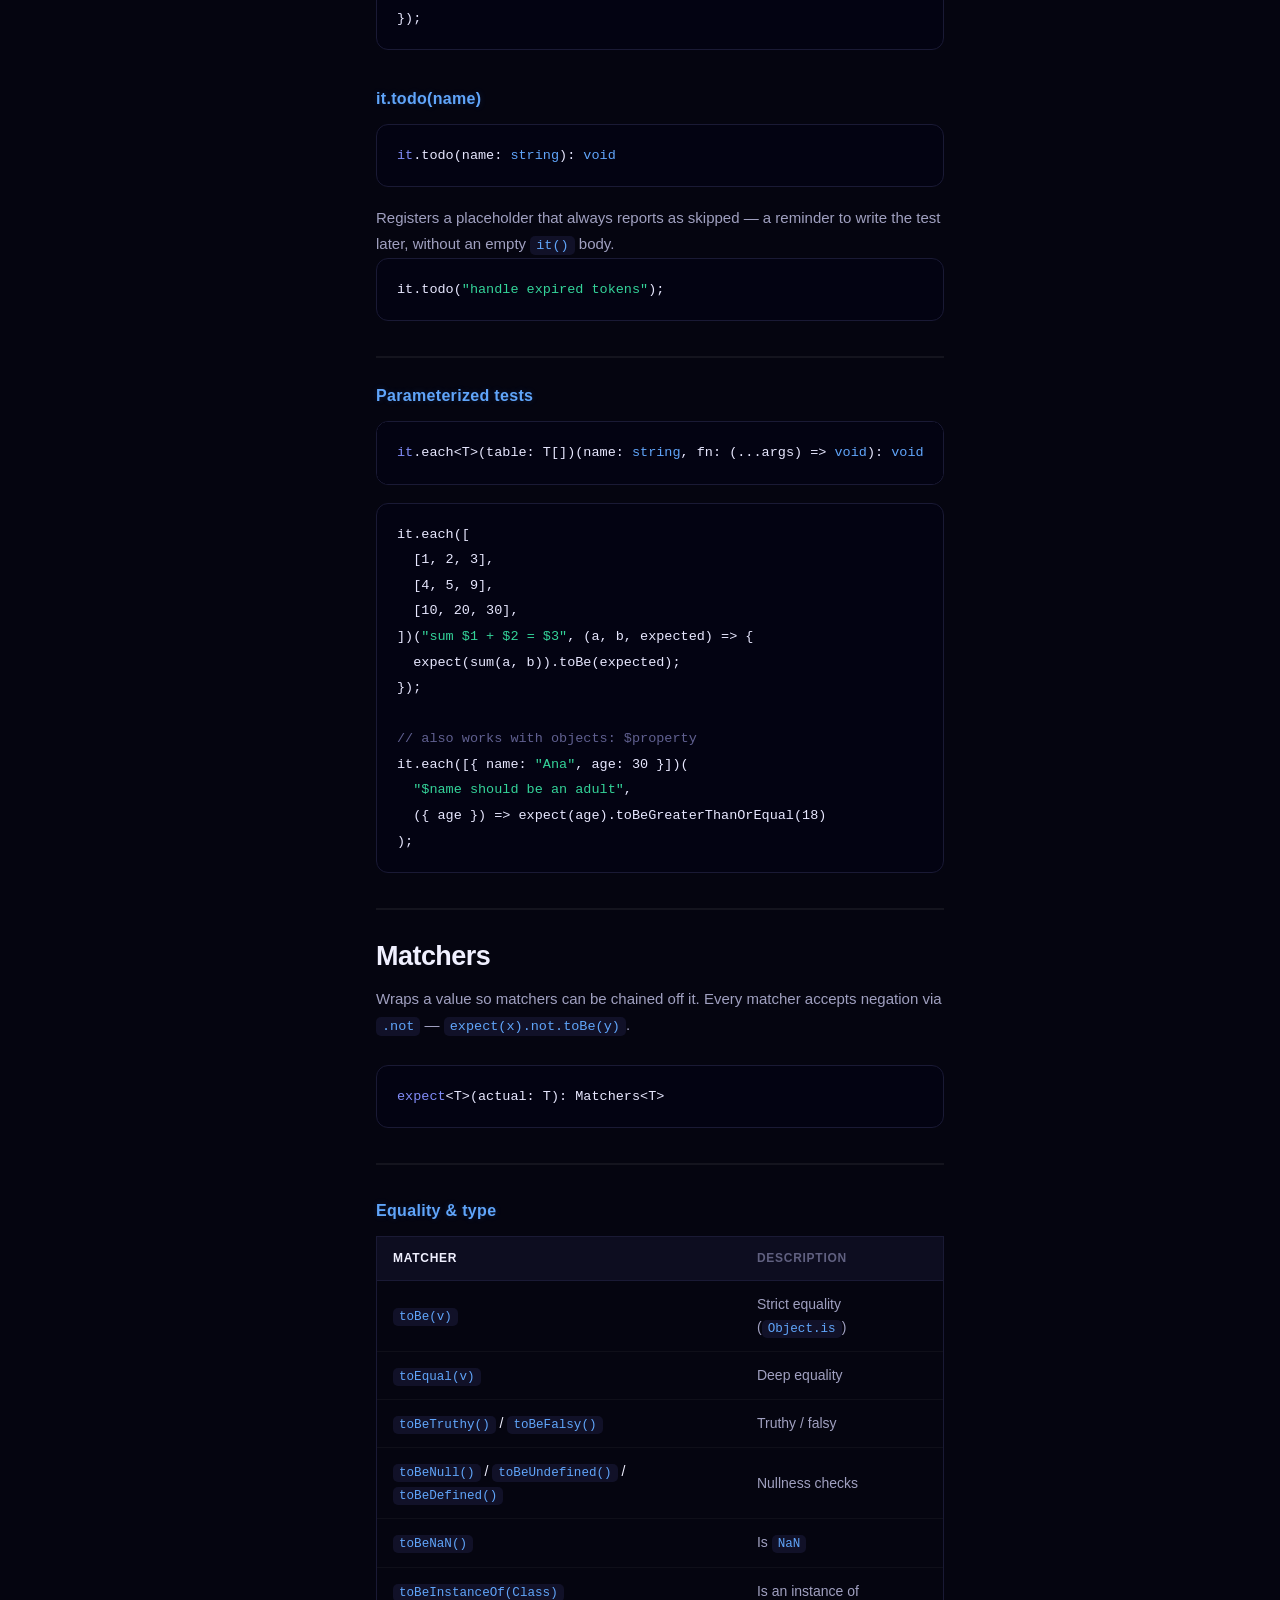
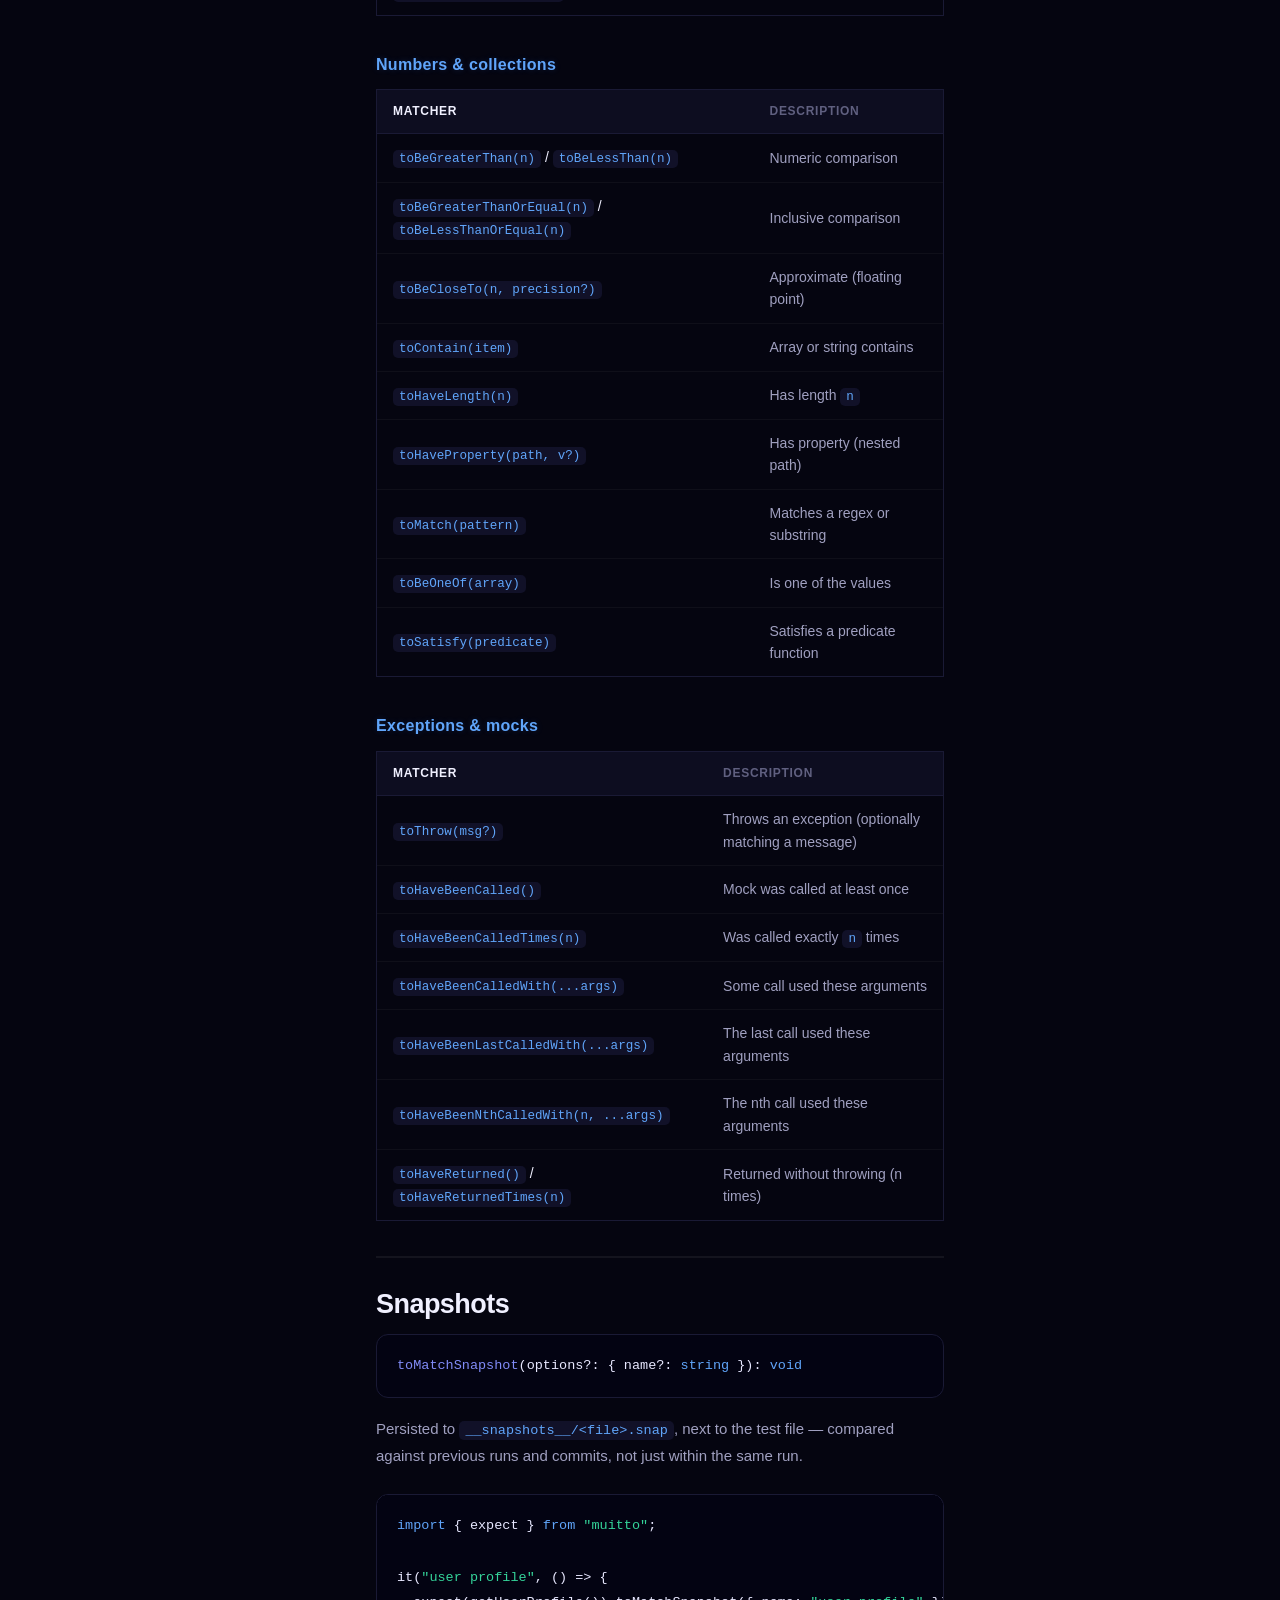
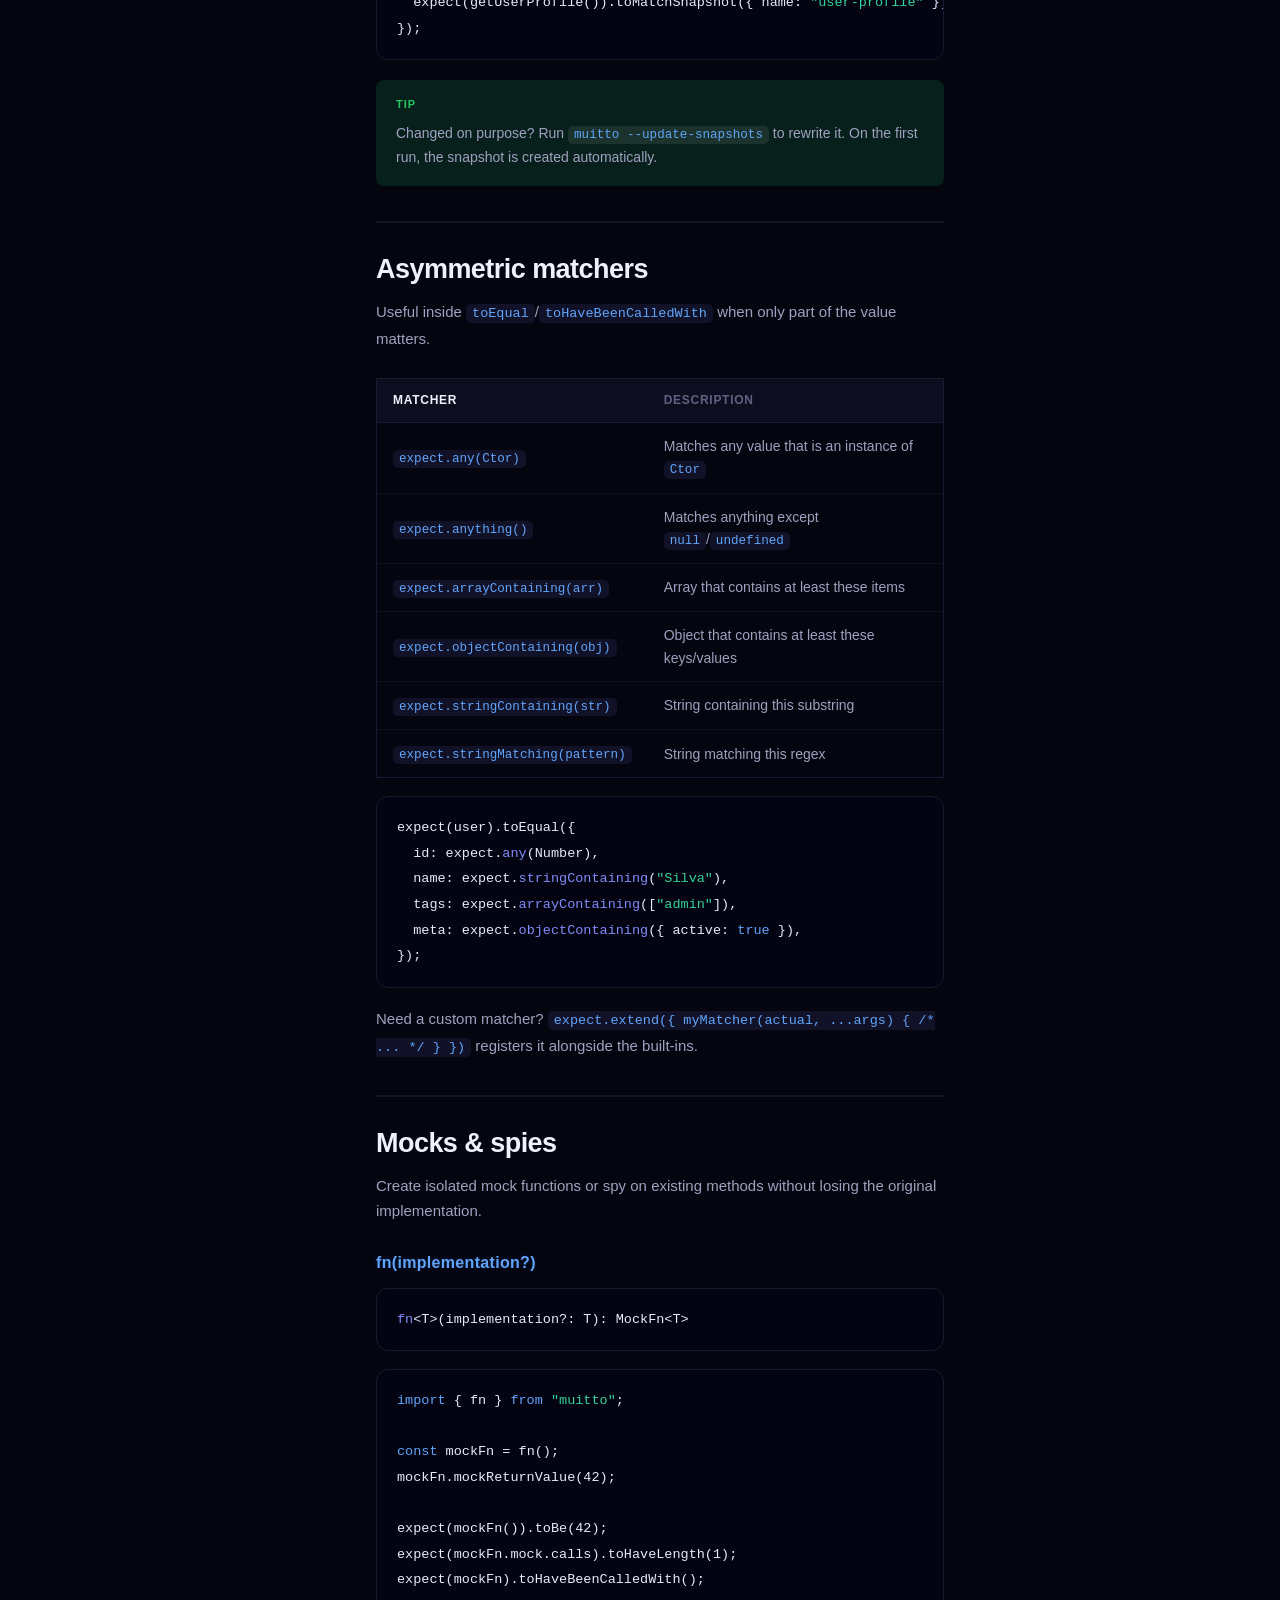
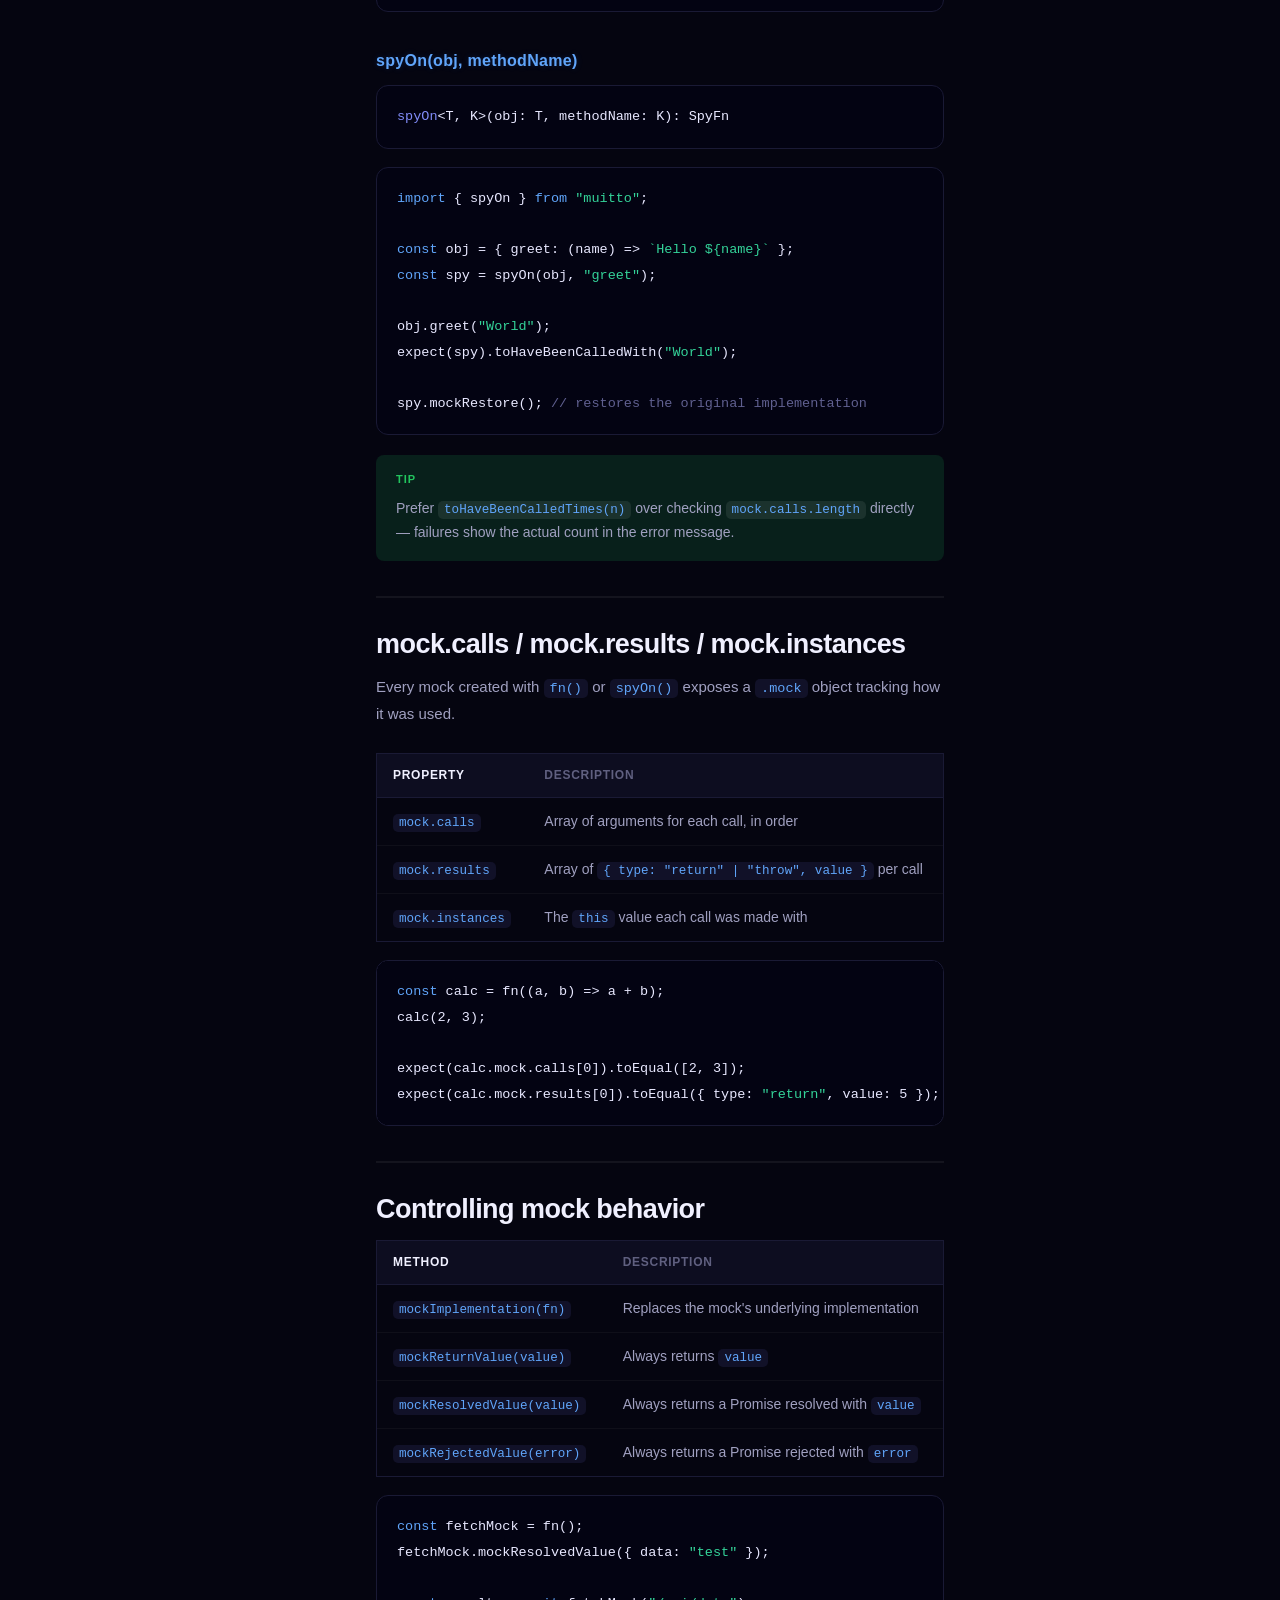
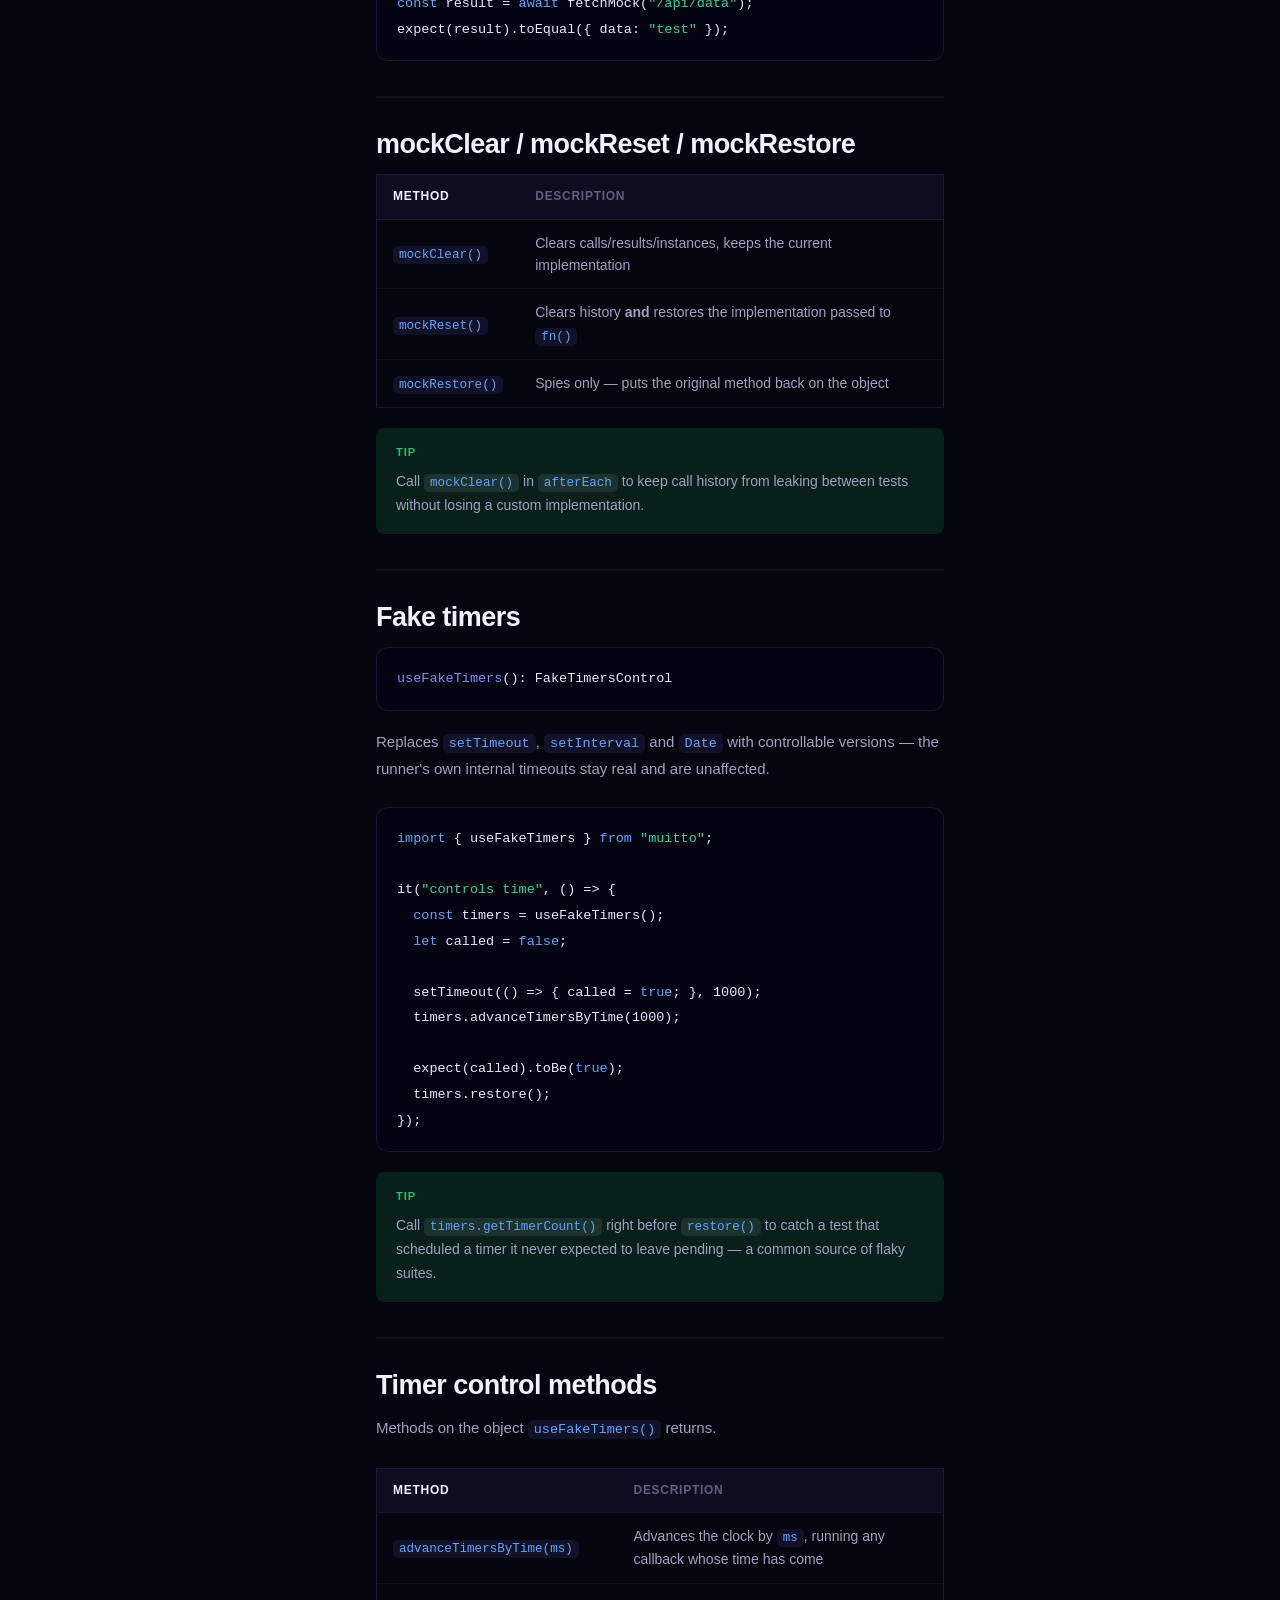
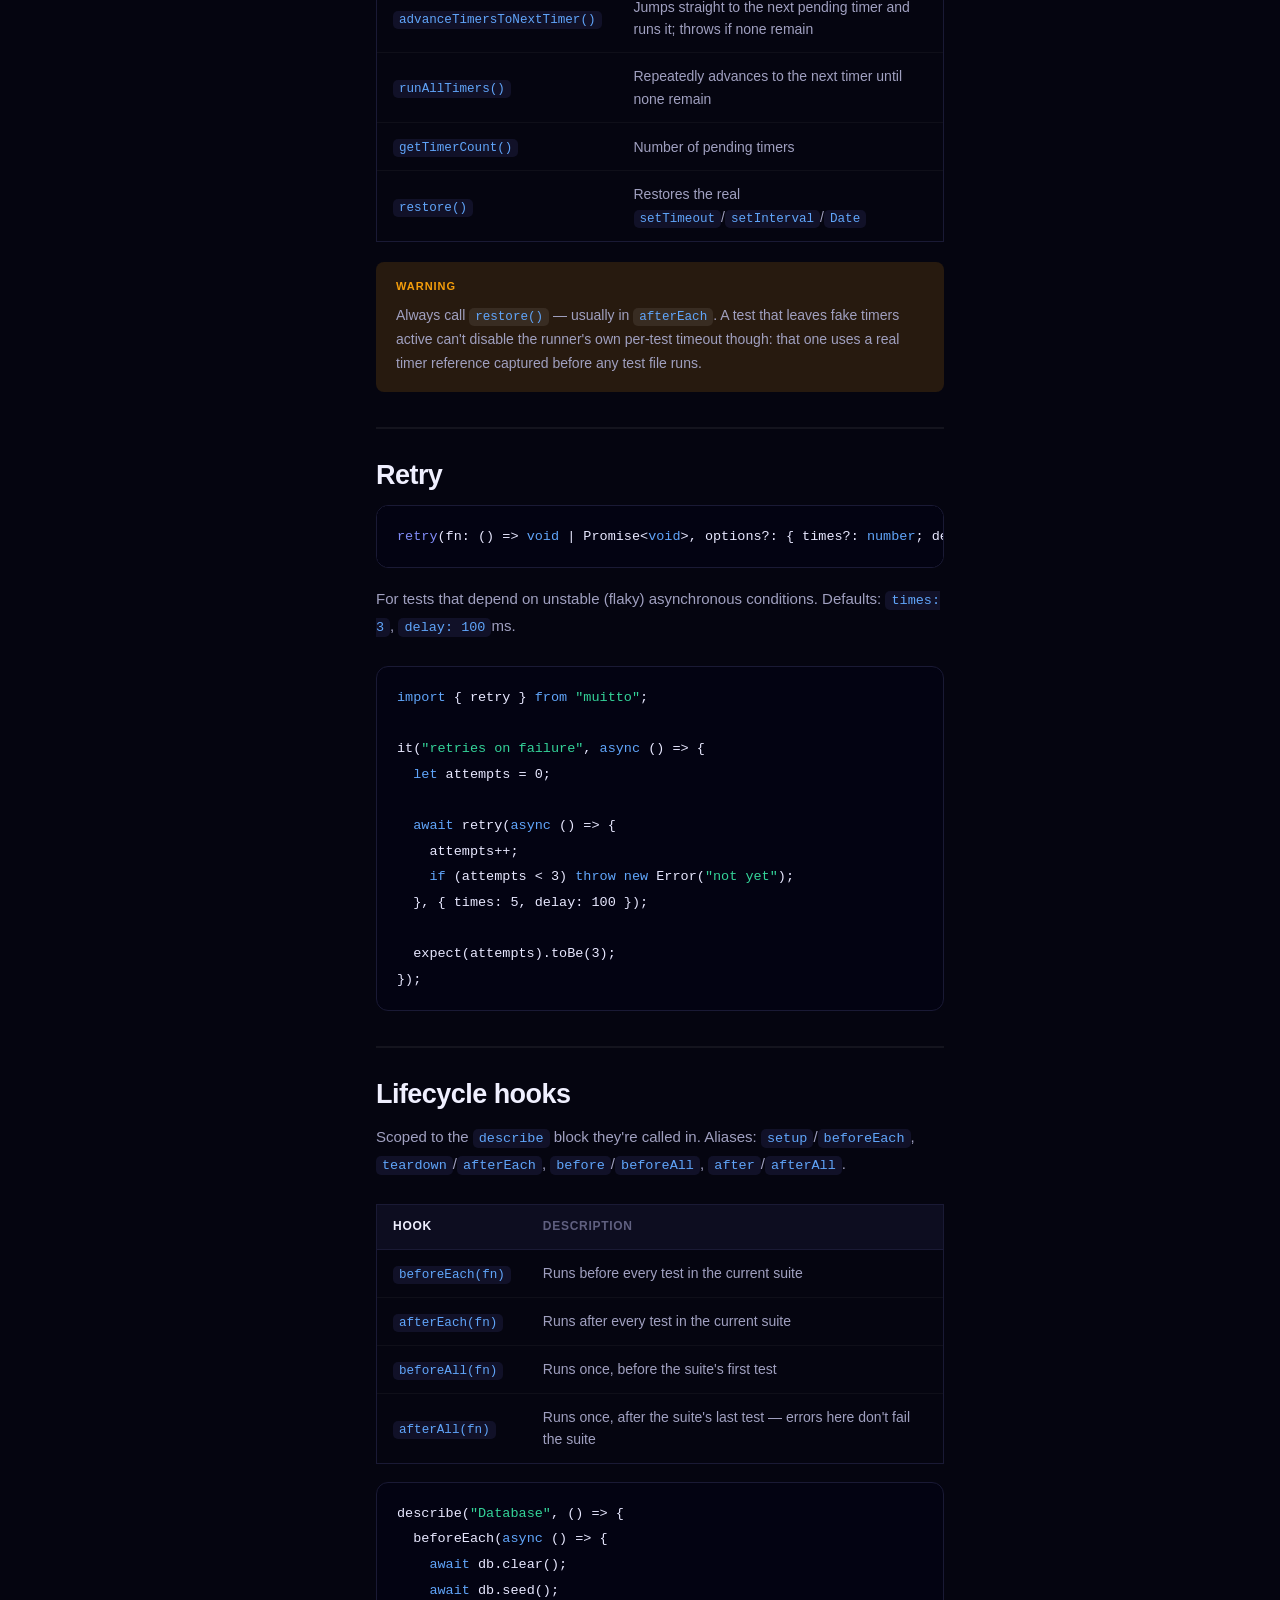
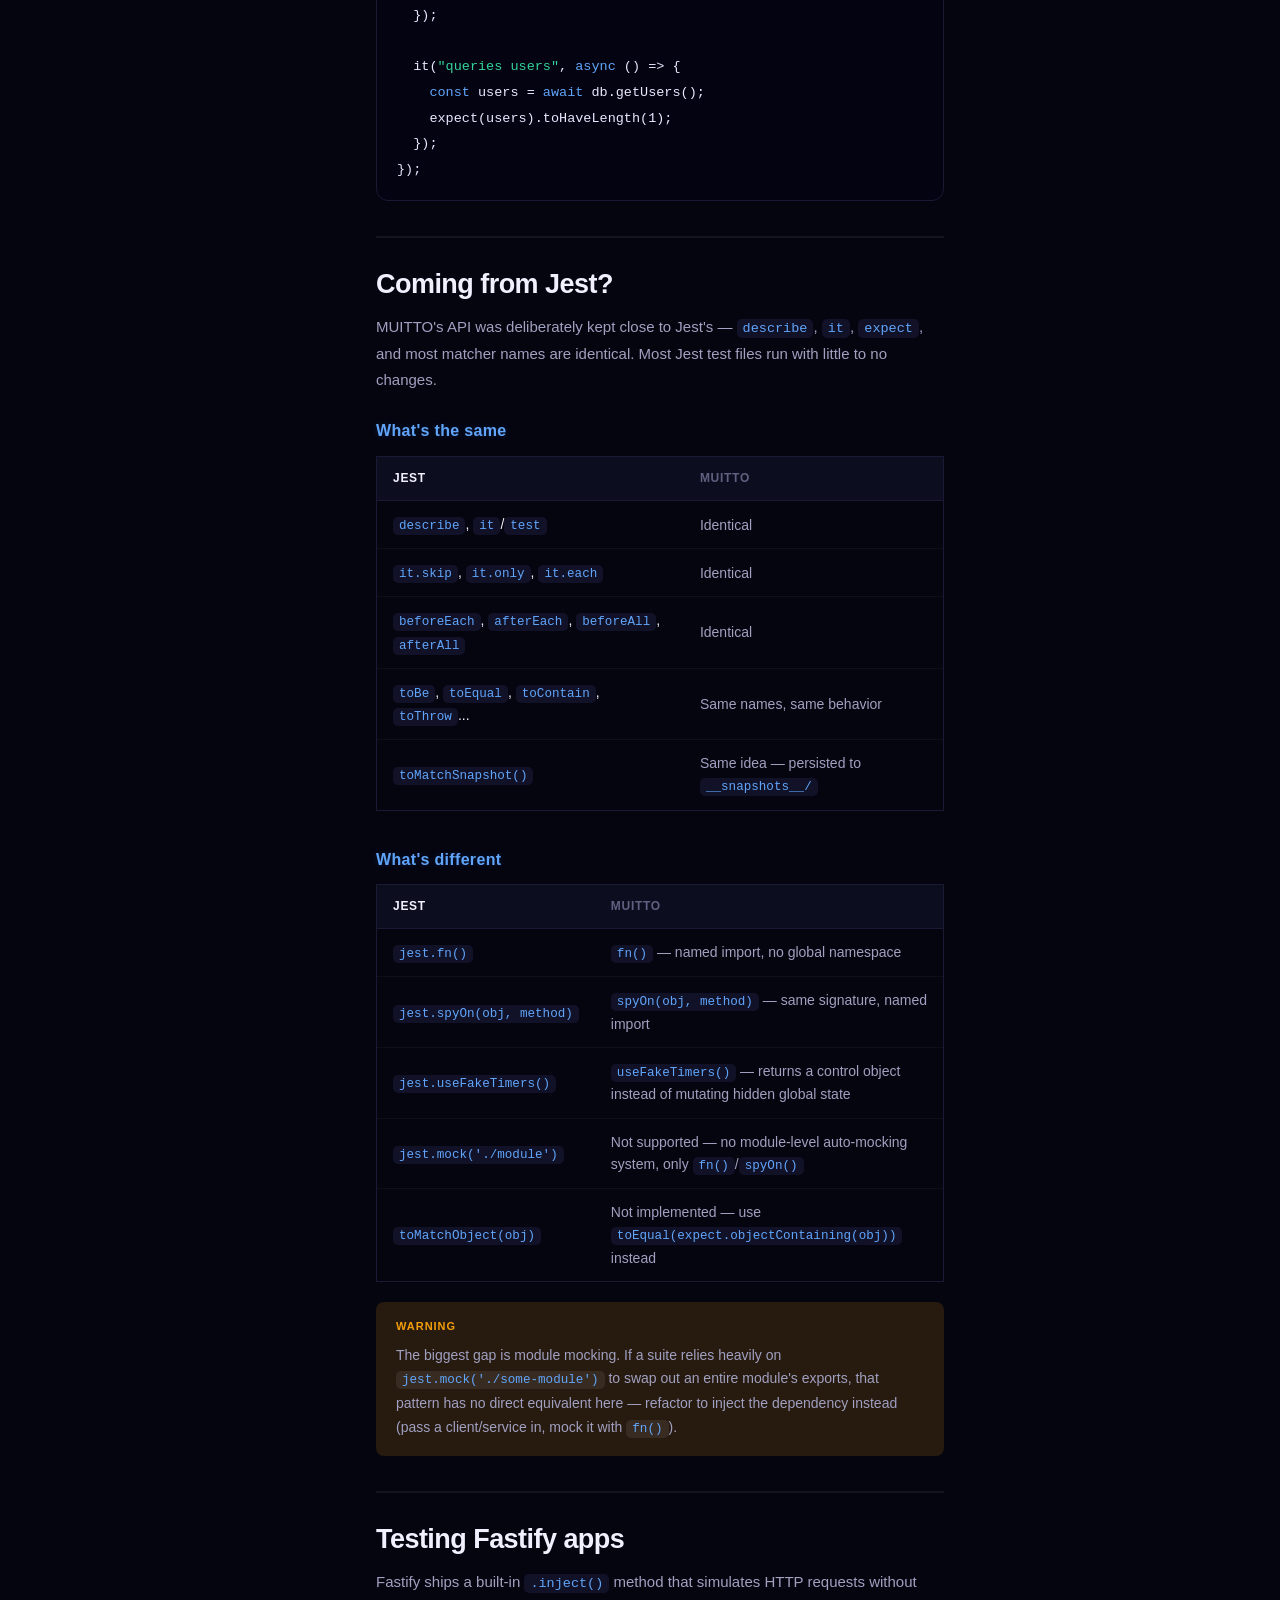
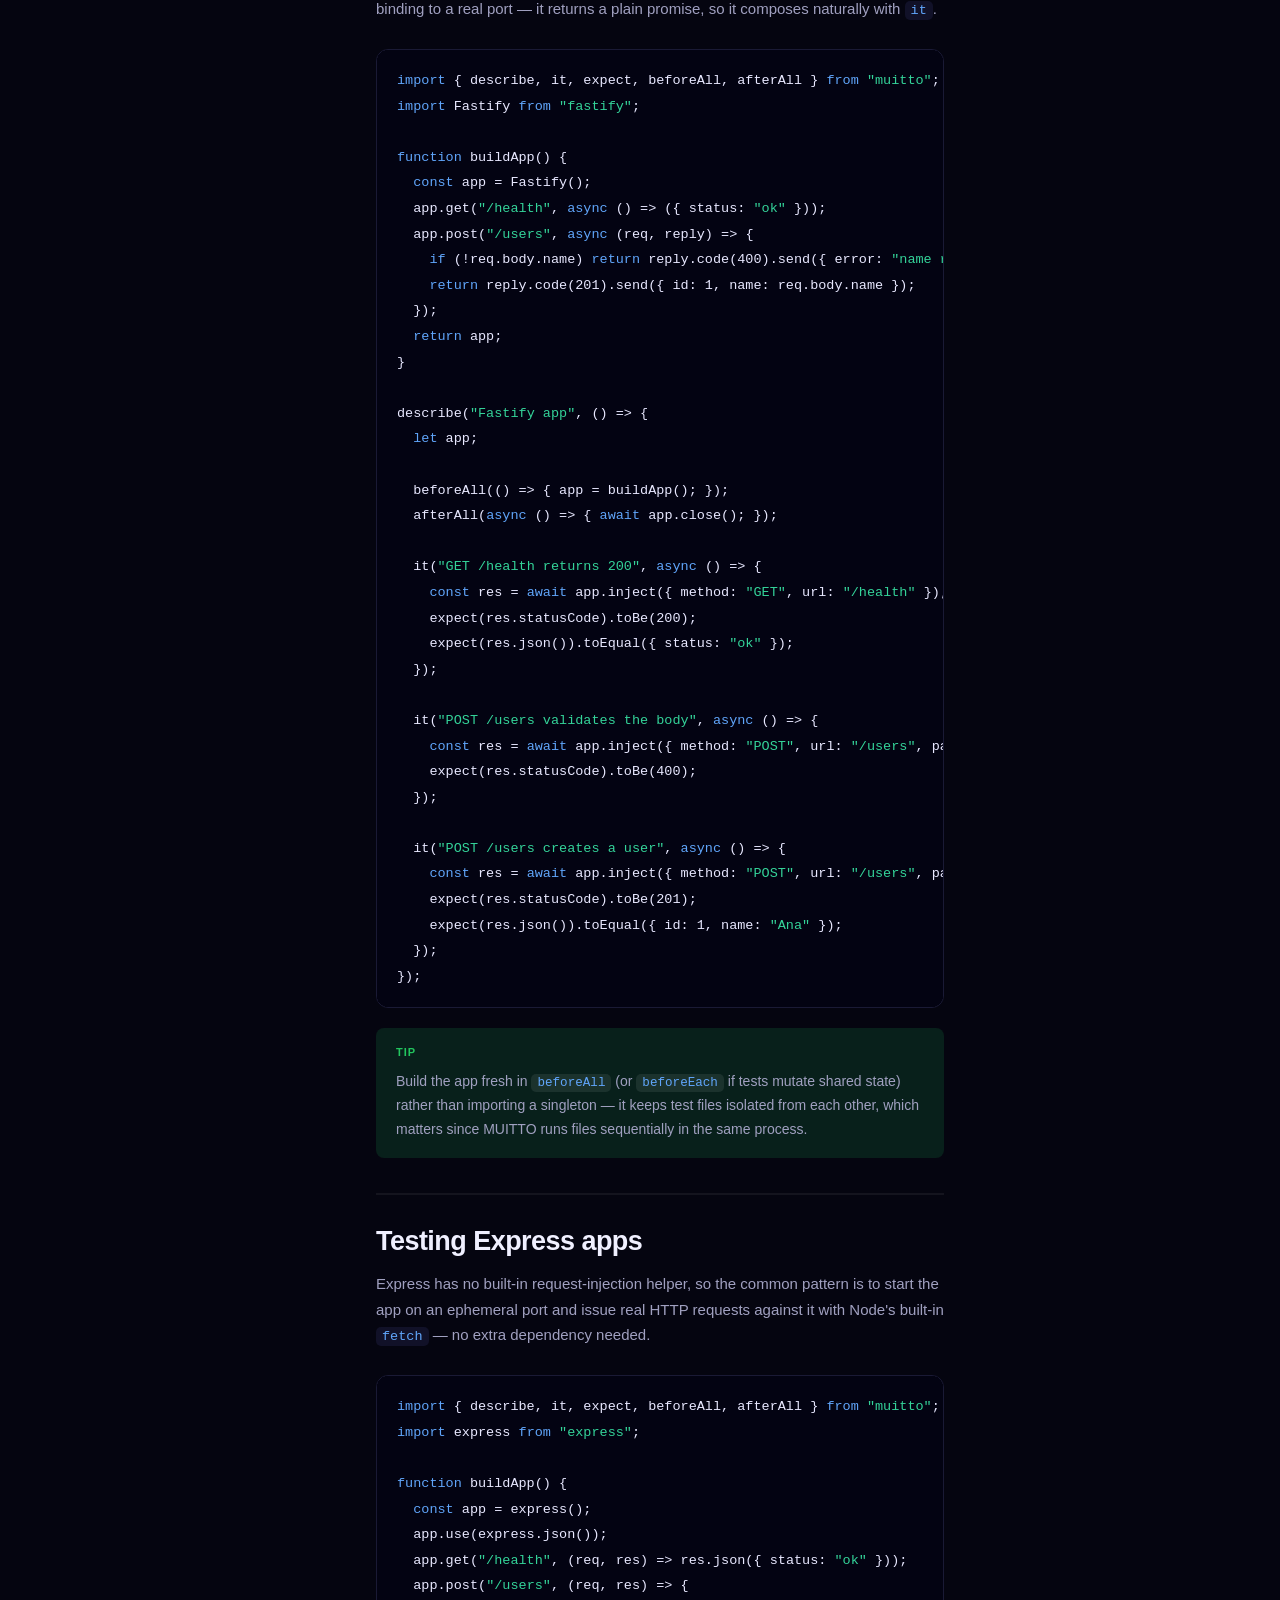
<file: api.html>
<!DOCTYPE html>
<html lang="en">
<head>
<meta charset="UTF-8">
<meta name="viewport" content="width=device-width, initial-scale=1.0">
<title id="pageTitle">API Reference — MUITTO</title>
<meta id="pageDesc" name="description" content="Complete API reference for MUITTO: test functions, matchers, mocks, fake timers, CLI, configuration and reporters.">
<link rel="icon" href="data:image/svg+xml,<svg xmlns=%22http://www.w3.org/2000/svg%22 viewBox=%220 0 32 32%22 width=%2232%22 height=%2232%22><rect width=%2232%22 height=%2232%22 rx=%225%22 fill=%22%23050510%22/><rect width=%2232%22 height=%224%22 rx=%222%22 fill=%22%233b82f6%22/><rect width=%2232%22 height=%224%22 rx=%222%22 fill=%22none%22 stroke=%22%2360a5fa%22 stroke-width=%221%22 opacity=%220.6%22/><rect x=%220.5%22 y=%220.5%22 width=%2231%22 height=%2231%22 rx=%224.5%22 fill=%22none%22 stroke=%22%231a1a35%22 stroke-width=%221%22/><path d=%22M7 24 L7 12 L11 12 L14 17 L17 12 L19 12 L19 24%22 fill=%22none%22 stroke=%22%23f0f0ff%22 stroke-width=%222.2%22 stroke-linecap=%22round%22 stroke-linejoin=%22round%22/><path d=%22M21 14 L25 14 M23 14 L23 24%22 fill=%22none%22 stroke=%22%23a0a0c0%22 stroke-width=%222%22 stroke-linecap=%22round%22 stroke-linejoin=%22round%22/></svg>">
<link rel="stylesheet" href="css/main.css">




</head>
<body>

<header class="nav">
  <div class="nav__container">
    <a href="index.html" class="nav__brand">
      <svg class="nav__brand-logo" viewBox="0 0 32 32" width="40" height="40" fill="none" aria-hidden="true" focusable="false">
        <rect x="0.5" y="0.5" width="31" height="31" rx="7" fill="#0d0d20" stroke="#1a1a35"/>
        <path d="M7 22 L7 10 L12 16 L17 10 L17 22" stroke="#f0f0ff" stroke-width="2.4" stroke-linecap="round" stroke-linejoin="round"/>
        <path d="M20 10 L26 10 M23 10 L23 22" stroke="#60a5fa" stroke-width="2.4" stroke-linecap="round" stroke-linejoin="round"/>
      </svg>
      <span></span>
    </a>
    <nav class="nav__links">
      <a href="index.html" class="nav__link" data-i18n="nav.home">Home</a>
      <a href="about.html" class="nav__link" data-i18n="nav.about">Guide</a>
      <a href="api.html" class="nav__link nav__link--active" data-i18n="nav.api">API</a>
    </nav>
    <button class="nav__search" id="navSearch" aria-label="Search">
      <span class="nav__search-icon">⌕</span><span class="nav__search-label" data-i18n="nav.search">Search</span><kbd>⌘K</kbd>
    </button>
    <div class="nav__cta">
      <div class="releases" id="releases">
        <button class="releases__trigger" id="releasesTrigger" aria-haspopup="true" aria-expanded="false">
          <span class="releases__dot"></span>v1.4.13
          <svg viewBox="0 0 24 24" fill="none" stroke="currentColor" stroke-width="2" width="12" height="12"><path d="M6 9l6 6 6-6"/></svg>
        </button>
        <div class="releases__menu" id="releasesMenu">
          <span class="releases__label" data-i18n="nav.releases">Releases</span>
          <a class="releases__item releases__item--current" href="https://www.npmjs.com/package/@aleosovski/muitto/v/1.4.13" target="_blank" rel="noopener"><span>v1.4.13</span><span class="releases__tag" data-i18n="nav.latest">latest</span></a>
          <p class="releases__description" data-i18n="nav.releaseDesc">Latest patch release.</p>
          <a class="releases__changelog" href="https://github.com/AlexandreOsovski/muitto/blob/main/CHANGELOG.md" target="_blank" rel="noopener" data-i18n="nav.viewChangelog">View changelog →</a>
          <a class="releases__item" href="https://www.npmjs.com/package/@aleosovski/muitto/v/1.4.11" target="_blank" rel="noopener"><span>v1.4.11</span><span class="releases__date">Aug 1, 2026</span></a>
          <a class="releases__item" href="https://www.npmjs.com/package/@aleosovski/muitto/v/1.4.10" target="_blank" rel="noopener"><span>v1.4.10</span><span class="releases__date">Jul 20, 2026</span></a>
          <a class="releases__item" href="https://www.npmjs.com/package/@aleosovski/muitto/v/1.4.9" target="_blank" rel="noopener"><span>v1.4.9</span><span class="releases__date">Jul 20, 2026</span></a>
          <a class="releases__item" href="https://www.npmjs.com/package/@aleosovski/muitto/v/1.4.8" target="_blank" rel="noopener"><span>v1.4.8</span><span class="releases__date">Jul 20, 2026</span></a>
          <a class="releases__all" href="https://github.com/AlexandreOsovski/muitto/tags" target="_blank" rel="noopener" data-i18n="nav.allReleases">All releases →</a>
        </div>
      </div>
      <div class="language-switcher" role="group" aria-label="Language">
        <button data-lang-btn="en" class="language-switcher__option language-switcher__option--active">EN</button>
        <button data-lang-btn="pt" class="language-switcher__option">PT</button>
      </div>
      <a class="button button--primary" href="https://github.com/alexandreosovski/muitto">GitHub</a>
      <button class="nav__menu-toggle" id="menuToggle" aria-label="Menu" aria-expanded="false">
        <span class="nav__menu-toggle-bar"></span>
        <span class="nav__menu-toggle-bar"></span>
        <span class="nav__menu-toggle-bar"></span>
      </button>
    </div>
  </div>
</header>

<div class="nav__mobile-panel" id="mobilePanel" role="navigation" aria-label="Mobile navigation">
  <a href="index.html" class="nav__mobile-link" data-i18n="nav.home">Home</a>
  <a href="about.html" class="nav__mobile-link" data-i18n="nav.about">Guide</a>
  <a href="api.html" class="nav__mobile-link nav__mobile-link--active" data-i18n="nav.api">API</a>
  <a href="https://github.com/alexandreosovski/muitto" class="nav__mobile-link">GitHub</a>
  <div class="nav__mobile-language" role="group" aria-label="Language">
    <button data-lang-btn="en" class="language-switcher__option language-switcher__option--active">EN</button>
    <button data-lang-btn="pt" class="language-switcher__option">PT</button>
  </div>
</div>

<main id="top">

  <!-- PAGE HEADER -->
  <section class="api-header">
    <div class="api-header__container">
      <h1 class="api-header__title" data-i18n="api.title">API Reference</h1>
      <p class="api-header__description" data-i18n="api.sub">Every function, matcher and CLI flag MUITTO ships — grounded in the actual source, not aspirational docs.</p>
    </div>
  </section>

  <!-- DOCS -->
  <div class="docs">
    <div class="docs__container docs__layout">

      <nav class="sidebar" id="sidebar">
        <div class="sidebar__group">
          <span class="sidebar__label" data-i18n="sidebar.startGroup">About</span>
          <a href="#what-is-muitto" class="sidebar__link" data-i18n="sidebar.about">What is MUITTO?</a>
          <a href="#getting-started" class="sidebar__link" data-i18n="sidebar.install">Installation &amp; usage</a>
          <a href="#project-structure" class="sidebar__link" data-i18n="sidebar.discovery">File discovery</a>
        </div>
        <div class="sidebar__group">
          <span class="sidebar__label" data-i18n="sidebar.testFunctions">Test Functions</span>
          <a href="#describe" class="sidebar__link" data-i18n="sidebar.describe">describe / suite</a>
          <a href="#it" class="sidebar__link" data-i18n="sidebar.it">it / test</a>
          <a href="#skip-only" class="sidebar__link" data-i18n="sidebar.skipOnly">.skip / .only / .todo</a>
          <a href="#each" class="sidebar__link" data-i18n="sidebar.each">it.each</a>
        </div>
        <div class="sidebar__group">
          <span class="sidebar__label" data-i18n="sidebar.matchersGroup">Expect &amp; Matchers</span>
          <a href="#expect" class="sidebar__link" data-i18n="sidebar.expect">expect()</a>
          <a href="#matchers" class="sidebar__link" data-i18n="sidebar.matchers">Matchers</a>
          <a href="#snapshots" class="sidebar__link" data-i18n="sidebar.snapshots">Snapshots</a>
          <a href="#asymmetric" class="sidebar__link" data-i18n="sidebar.asymmetric">Asymmetric matchers</a>
        </div>
        <div class="sidebar__group">
          <span class="sidebar__label" data-i18n="sidebar.mocksGroup">Mocks &amp; Spies</span>
          <a href="#mocks" class="sidebar__link" data-i18n="sidebar.mocks">fn() &amp; spyOn()</a>
          <a href="#mock-properties" class="sidebar__link" data-i18n="sidebar.mockProps">mock.calls / mock.results</a>
          <a href="#mock-control" class="sidebar__link" data-i18n="sidebar.mockControl">mockReturnValue &amp; friends</a>
          <a href="#mock-reset" class="sidebar__link" data-i18n="sidebar.mockReset">mockClear / mockReset / mockRestore</a>
        </div>
        <div class="sidebar__group">
          <span class="sidebar__label" data-i18n="sidebar.timersGroup">Fake Timers</span>
          <a href="#fake-timers" class="sidebar__link" data-i18n="sidebar.timers">useFakeTimers()</a>
          <a href="#timer-methods" class="sidebar__link" data-i18n="sidebar.timerMethods">Timer control methods</a>
        </div>
        <div class="sidebar__group">
          <span class="sidebar__label" data-i18n="sidebar.utilGroup">Utilities</span>
          <a href="#retry" class="sidebar__link" data-i18n="sidebar.retry">retry()</a>
          <a href="#hooks" class="sidebar__link" data-i18n="sidebar.hooks">Lifecycle hooks</a>
        </div>
        <div class="sidebar__group">
          <span class="sidebar__label" data-i18n="sidebar.recipesGroup">Recipes</span>
          <a href="#from-jest" class="sidebar__link" data-i18n="sidebar.fromJest">Coming from Jest</a>
          <a href="#testing-fastify" class="sidebar__link" data-i18n="sidebar.fastify">Testing Fastify</a>
          <a href="#testing-express" class="sidebar__link" data-i18n="sidebar.express">Testing Express</a>
        </div>
        <div class="sidebar__group">
          <span class="sidebar__label" data-i18n="sidebar.reference">Reference</span>
          <a href="#cli" class="sidebar__link" data-i18n="sidebar.cli">CLI</a>
          <a href="#config" class="sidebar__link" data-i18n="sidebar.config">Config file</a>
          <a href="#reporters" class="sidebar__link" data-i18n="sidebar.reporters">Reporters</a>
        </div>
        <div class="sidebar__group">
          <span class="sidebar__label" data-i18n="sidebar.playgroundGroup">Try it</span>
          <a href="#playground" class="sidebar__link" data-i18n="sidebar.playground">Playground</a>
        </div>
      </nav>

      <div class="docs__content">

        <!-- WHAT IS MUITTO -->
        <section class="docs__section" id="what-is-muitto">
          <h2 class="docs__section-title" data-i18n="wim.title">What is MUITTO?</h2>
          <p class="docs__section-description" data-i18n="wim.sub">A minimalist test runner for TypeScript with zero runtime dependencies. <code>describe</code>, <code>it</code>, <code>expect</code> — the API you already know, with a matcher engine, mocks, fake timers and disk-backed snapshots built in. Curious how it works internally? That lives on the <a href="about.html#guide" style="color:var(--accent-light)">Guide page</a>.</p>
        </section>

        <!-- GETTING STARTED -->
        <section class="docs__section" id="getting-started">
          <h2 class="docs__section-title" data-i18n="gs.title">Install &amp; usage</h2>
          <p class="docs__section-description" data-i18n="gs.sub">Install as a dev dependency and run straight from the CLI — there's no extra setup step.</p>

          <h3 class="docs__section-subtitle" data-i18n="gs.h3install">Install</h3>
          <pre><code><span class="cm" data-i18n="gs.c1">// with npm</span>
npm install --save-dev @aleosovski/muitto

<span class="cm" data-i18n="gs.c2">// or straight with npx, no install</span>
npx muitto</code></pre>

          <h3 class="docs__section-subtitle" data-i18n="gs.h3run">Run the suite</h3>
          <pre><code>npx muitto                       <span class="cm" data-i18n="gs.c3">// runs everything</span>
npx muitto --watch               <span class="cm" data-i18n="gs.c4">// watches for changes</span>
npx muitto --grep "sum"          <span class="cm" data-i18n="gs.c5">// filters by name</span>
npx muitto src/math.test.ts      <span class="cm" data-i18n="gs.c6">// a specific file</span></code></pre>

          <div class="callout callout--info">
            <span class="callout__label" data-i18n="callout.note">Note</span>
            <p data-i18n="gs.note">Config precedence is: <b>CLI flags</b> → <b><code>.muittorc.json</code></b> → <b><code>"muitto"</code> key in <code>package.json</code></b> → built-in defaults. Each layer only applies when the one before it doesn't define the value.</p>
          </div>
        </section>

        <!-- DISCOVERY -->
        <section class="docs__section" id="project-structure">
          <h2 class="docs__section-title" data-i18n="disc.title">File discovery</h2>
          <p class="docs__section-description" data-i18n="disc.sub">With no arguments, MUITTO scans the project (ignoring <code>node_modules</code>, <code>.git</code>, <code>dist</code>, <code>build</code>, <code>coverage</code>, <code>.next</code> and <code>.nuxt</code>) and matches every path against the configured patterns.</p>
          <pre><code><span class="cm" data-i18n="disc.c1">// default patterns (customizable via pattern/testMatch)</span>
"src/**/*.{test,spec}.ts"
"test/**/*.{test,spec}.ts"
"__tests__/**/*.ts"
"**/*.{test,spec}.ts"</code></pre>
          <p class="docs__section-description" style="margin-top:0" data-i18n="disc.tip">Use <code>--show-patterns</code> to see exactly which patterns are active in your project.</p>
        </section>

        <!-- TEST FUNCTIONS: describe -->
        <section class="docs__section" id="describe">
          <h2 class="docs__section-title" data-i18n="tf.title">Test functions</h2>
          <p class="docs__section-description" data-i18n="tf.sub">The building blocks for organizing and registering tests. <code>describe</code>/<code>it</code> only <em>register</em> — nothing runs until the runner drains the registry after the file finishes importing.</p>

          <h3 class="docs__section-subtitle" data-i18n="tf.h3describe" data-toc="describe">describe(name, fn)</h3>
          <pre><code><span class="fn">describe</span>(name: <span class="kw">string</span>, fn: () =&gt; <span class="kw">void</span>): <span class="kw">void</span></code></pre>
          <p class="docs__section-description" data-i18n="tf.describeDesc">Groups related tests into a named suite. Suites can nest freely. Aliases: <code>suite</code>, <code>context</code> (BDD style) — same function, different name.</p>
          <pre><code><span class="kw">import</span> { describe, it, expect } <span class="kw">from</span> <span class="str">"muitto"</span>;

describe(<span class="str">"Calculator"</span>, () => {
  describe(<span class="str">"add"</span>, () => {
    it(<span class="str">"adds two numbers"</span>, () => {
      expect(1 + 1).toBe(2);
    });
  });
});</code></pre>
        </section>

        <!-- TEST FUNCTIONS: it -->
        <section class="docs__section" id="it">
          <h3 class="docs__section-subtitle" style="margin-top:0" data-i18n="tf.h3it" data-toc="it / test">it(name, fn) / test(name, fn)</h3>
          <pre><code><span class="fn">it</span>(name: <span class="kw">string</span>, fn: () =&gt; <span class="kw">void</span> | Promise&lt;<span class="kw">void</span>&gt;): <span class="kw">void</span></code></pre>
          <p class="docs__section-description" data-i18n="tf.itDesc">Registers an individual test. <code>fn</code> can be synchronous or <code>async</code> — the runner <code>await</code>s it either way. <code>test</code> is a plain alias for those who prefer Jest naming.</p>
          <pre><code>it(<span class="str">"resolves asynchronously"</span>, <span class="kw">async</span> () => {
  <span class="kw">const</span> value = <span class="kw">await</span> fetchValue();
  expect(value).toBe(<span class="str">"ok"</span>);
});</code></pre>
        </section>

        <!-- TEST FUNCTIONS: skip/only/todo -->
        <section class="docs__section" id="skip-only">
          <h3 class="docs__section-subtitle" style="margin-top:0" data-i18n="tf.h3skip" data-toc=".skip">it.skip / describe.skip</h3>
          <p class="docs__section-description" data-i18n="tf.skipDesc">Registers the test (or every test in the suite) but marks it to be reported as <code>skipped</code> instead of executed.</p>
          <pre><code>it.skip(<span class="str">"not implemented yet"</span>, () => { <span class="cm">/* ... */</span> });
describe.skip(<span class="str">"legacy behavior"</span>, () => { <span class="cm">/* every test inside is skipped */</span> });</code></pre>

          <h3 class="docs__section-subtitle" data-i18n="tf.h3only" data-toc=".only">it.only / describe.only</h3>
          <p class="docs__section-description" data-i18n="tf.onlyDesc">Exclusive mode: when at least one <code>.only</code> exists in a file, every test without <code>.only</code> in that file is skipped instead.</p>
          <pre><code>it.only(<span class="str">"focus on this one while debugging"</span>, () => {
  expect(fn()).toBe(<span class="kw">true</span>);
});</code></pre>

          <h3 class="docs__section-subtitle" data-i18n="tf.h3todo" data-toc="it.todo">it.todo(name)</h3>
          <pre><code><span class="fn">it</span>.todo(name: <span class="kw">string</span>): <span class="kw">void</span></code></pre>
          <p class="docs__section-description" style="margin-bottom:0" data-i18n="tf.todoDesc">Registers a placeholder that always reports as skipped — a reminder to write the test later, without an empty <code>it()</code> body.</p>
          <pre><code>it.todo(<span class="str">"handle expired tokens"</span>);</code></pre>
        </section>

        <!-- EACH -->
        <section class="docs__section" id="each">
          <h3 class="docs__section-subtitle" style="margin-top:0" data-i18n="each.title">Parameterized tests</h3>
          <pre><code><span class="fn">it</span>.each&lt;T&gt;(table: T[])(name: <span class="kw">string</span>, fn: (...args) =&gt; <span class="kw">void</span>): <span class="kw">void</span></code></pre>
          <pre><code>it.each([
  [1, 2, 3],
  [4, 5, 9],
  [10, 20, 30],
])(<span class="str">"sum $1 + $2 = $3"</span>, (a, b, expected) => {
  expect(sum(a, b)).toBe(expected);
});

<span class="cm" data-i18n="each.c1">// also works with objects: $property</span>
it.each([{ name: <span class="str">"Ana"</span>, age: 30 }])(
  <span class="str">"$name should be an adult"</span>,
  ({ age }) => expect(age).toBeGreaterThanOrEqual(18)
);</code></pre>
        </section>

        <!-- EXPECT -->
        <section class="docs__section" id="expect">
          <h2 class="docs__section-title" data-i18n="m.title">Matchers</h2>
          <p class="docs__section-description" data-i18n="exp.desc">Wraps a value so matchers can be chained off it. Every matcher accepts negation via <code>.not</code> — <code>expect(x).not.toBe(y)</code>.</p>
          <pre><code><span class="fn">expect</span>&lt;T&gt;(actual: T): Matchers&lt;T&gt;</code></pre>
        </section>

        <!-- MATCHERS -->
        <section class="docs__section" id="matchers">
          <h3 class="docs__section-subtitle" data-i18n="m.h3eq">Equality &amp; type</h3>
          <div class="table-container"><table>
            <tr><th>Matcher</th><th data-i18n="m.colDesc">Description</th></tr>
            <tr><td><code>toBe(v)</code></td><td data-i18n="m.eq1">Strict equality (<code>Object.is</code>)</td></tr>
            <tr><td><code>toEqual(v)</code></td><td data-i18n="m.eq2">Deep equality</td></tr>
            <tr><td><code>toBeTruthy()</code> / <code>toBeFalsy()</code></td><td data-i18n="m.eq3">Truthy / falsy</td></tr>
            <tr><td><code>toBeNull()</code> / <code>toBeUndefined()</code> / <code>toBeDefined()</code></td><td data-i18n="m.eq4">Nullness checks</td></tr>
            <tr><td><code>toBeNaN()</code></td><td data-i18n="m.eq5">Is <code>NaN</code></td></tr>
            <tr><td><code>toBeInstanceOf(Class)</code></td><td data-i18n="m.eq6">Is an instance of</td></tr>
          </table></div>

          <h3 class="docs__section-subtitle" data-i18n="m.h3num">Numbers &amp; collections</h3>
          <div class="table-container"><table>
            <tr><th>Matcher</th><th data-i18n="m.colDesc2">Description</th></tr>
            <tr><td><code>toBeGreaterThan(n)</code> / <code>toBeLessThan(n)</code></td><td data-i18n="m.n1">Numeric comparison</td></tr>
            <tr><td><code>toBeGreaterThanOrEqual(n)</code> / <code>toBeLessThanOrEqual(n)</code></td><td data-i18n="m.n2">Inclusive comparison</td></tr>
            <tr><td><code>toBeCloseTo(n, precision?)</code></td><td data-i18n="m.n3">Approximate (floating point)</td></tr>
            <tr><td><code>toContain(item)</code></td><td data-i18n="m.n4">Array or string contains</td></tr>
            <tr><td><code>toHaveLength(n)</code></td><td data-i18n="m.n5">Has length <code>n</code></td></tr>
            <tr><td><code>toHaveProperty(path, v?)</code></td><td data-i18n="m.n6">Has property (nested path)</td></tr>
            <tr><td><code>toMatch(pattern)</code></td><td data-i18n="m.n7">Matches a regex or substring</td></tr>
            <tr><td><code>toBeOneOf(array)</code></td><td data-i18n="m.n8">Is one of the values</td></tr>
            <tr><td><code>toSatisfy(predicate)</code></td><td data-i18n="m.n9">Satisfies a predicate function</td></tr>
          </table></div>

          <h3 class="docs__section-subtitle" data-i18n="m.h3err">Exceptions &amp; mocks</h3>
          <div class="table-container"><table>
            <tr><th>Matcher</th><th data-i18n="m.colDesc3">Description</th></tr>
            <tr><td><code>toThrow(msg?)</code></td><td data-i18n="m.e1">Throws an exception (optionally matching a message)</td></tr>
            <tr><td><code>toHaveBeenCalled()</code></td><td data-i18n="m.e2">Mock was called at least once</td></tr>
            <tr><td><code>toHaveBeenCalledTimes(n)</code></td><td data-i18n="m.e3">Was called exactly <code>n</code> times</td></tr>
            <tr><td><code>toHaveBeenCalledWith(...args)</code></td><td data-i18n="m.e4">Some call used these arguments</td></tr>
            <tr><td><code>toHaveBeenLastCalledWith(...args)</code></td><td data-i18n="m.e5">The last call used these arguments</td></tr>
            <tr><td><code>toHaveBeenNthCalledWith(n, ...args)</code></td><td data-i18n="m.e6">The nth call used these arguments</td></tr>
            <tr><td><code>toHaveReturned()</code> / <code>toHaveReturnedTimes(n)</code></td><td data-i18n="m.e7">Returned without throwing (n times)</td></tr>
          </table></div>
        </section>

        <!-- SNAPSHOTS -->
        <section class="docs__section" id="snapshots">
          <h2 class="docs__section-title" data-i18n="snap.title">Snapshots</h2>
          <pre><code><span class="fn">toMatchSnapshot</span>(options?: { name?: <span class="kw">string</span> }): <span class="kw">void</span></code></pre>
          <p class="docs__section-description" data-i18n="snap.sub">Persisted to <code>__snapshots__/&lt;file&gt;.snap</code>, next to the test file — compared against previous runs and commits, not just within the same run.</p>
          <pre><code><span class="kw">import</span> { expect } <span class="kw">from</span> <span class="str">"muitto"</span>;

it(<span class="str">"user profile"</span>, () => {
  expect(getUserProfile()).toMatchSnapshot({ name: <span class="str">"user-profile"</span> });
});</code></pre>
          <div class="callout callout--tip">
            <span class="callout__label" data-i18n="callout.tip">Tip</span>
            <p data-i18n="snap.note">Changed on purpose? Run <code>muitto --update-snapshots</code> to rewrite it. On the first run, the snapshot is created automatically.</p>
          </div>
        </section>

        <!-- ASYMMETRIC -->
        <section class="docs__section" id="asymmetric">
          <h2 class="docs__section-title" data-i18n="m.h3asym">Asymmetric matchers</h2>
          <p class="docs__section-description" data-i18n="m.asymSub">Useful inside <code>toEqual</code>/<code>toHaveBeenCalledWith</code> when only part of the value matters.</p>
          <div class="table-container"><table>
            <tr><th>Matcher</th><th data-i18n="asym.colDesc">Description</th></tr>
            <tr><td><code>expect.any(Ctor)</code></td><td data-i18n="asym.any">Matches any value that is an instance of <code>Ctor</code></td></tr>
            <tr><td><code>expect.anything()</code></td><td data-i18n="asym.anything">Matches anything except <code>null</code>/<code>undefined</code></td></tr>
            <tr><td><code>expect.arrayContaining(arr)</code></td><td data-i18n="asym.arr">Array that contains at least these items</td></tr>
            <tr><td><code>expect.objectContaining(obj)</code></td><td data-i18n="asym.obj">Object that contains at least these keys/values</td></tr>
            <tr><td><code>expect.stringContaining(str)</code></td><td data-i18n="asym.str">String containing this substring</td></tr>
            <tr><td><code>expect.stringMatching(pattern)</code></td><td data-i18n="asym.strMatch">String matching this regex</td></tr>
          </table></div>
          <pre><code>expect(user).toEqual({
  id: expect.<span class="fn">any</span>(Number),
  name: expect.<span class="fn">stringContaining</span>(<span class="str">"Silva"</span>),
  tags: expect.<span class="fn">arrayContaining</span>([<span class="str">"admin"</span>]),
  meta: expect.<span class="fn">objectContaining</span>({ active: <span class="kw">true</span> }),
});</code></pre>
          <p class="docs__section-description" style="margin-top:0" data-i18n="asym.extend">Need a custom matcher? <code>expect.extend({ myMatcher(actual, ...args) { /* ... */ } })</code> registers it alongside the built-ins.</p>
        </section>

        <!-- MOCKS -->
        <section class="docs__section" id="mocks">
          <h2 class="docs__section-title" data-i18n="mocks.title">Mocks &amp; spies</h2>
          <p class="docs__section-description" data-i18n="mocks.sub">Create isolated mock functions or spy on existing methods without losing the original implementation.</p>

          <h3 class="docs__section-subtitle" data-i18n="mocks.h3fn" data-toc="fn()">fn(implementation?)</h3>
          <pre><code><span class="fn">fn</span>&lt;T&gt;(implementation?: T): MockFn&lt;T&gt;</code></pre>
          <pre><code><span class="kw">import</span> { fn } <span class="kw">from</span> <span class="str">"muitto"</span>;

<span class="kw">const</span> mockFn = fn();
mockFn.mockReturnValue(42);

expect(mockFn()).toBe(42);
expect(mockFn.mock.calls).toHaveLength(1);
expect(mockFn).toHaveBeenCalledWith();</code></pre>

          <h3 class="docs__section-subtitle" data-i18n="mocks.h3spy" data-toc="spyOn()">spyOn(obj, methodName)</h3>
          <pre><code><span class="fn">spyOn</span>&lt;T, K&gt;(obj: T, methodName: K): SpyFn</code></pre>
          <pre><code><span class="kw">import</span> { spyOn } <span class="kw">from</span> <span class="str">"muitto"</span>;

<span class="kw">const</span> obj = { greet: (name) => <span class="str">`Hello ${name}`</span> };
<span class="kw">const</span> spy = spyOn(obj, <span class="str">"greet"</span>);

obj.greet(<span class="str">"World"</span>);
expect(spy).toHaveBeenCalledWith(<span class="str">"World"</span>);

spy.mockRestore(); <span class="cm" data-i18n="mocks.c1">// restores the original implementation</span></code></pre>
          <div class="callout callout--tip">
            <span class="callout__label" data-i18n="callout.tip">Tip</span>
            <p data-i18n="mocks.tip">Prefer <code>toHaveBeenCalledTimes(n)</code> over checking <code>mock.calls.length</code> directly — failures show the actual count in the error message.</p>
          </div>
        </section>

        <!-- MOCK PROPERTIES -->
        <section class="docs__section" id="mock-properties">
          <h2 class="docs__section-title" data-i18n="mp.title" data-toc="mock.calls / .results">mock.calls / mock.results / mock.instances</h2>
          <p class="docs__section-description" data-i18n="mp.sub">Every mock created with <code>fn()</code> or <code>spyOn()</code> exposes a <code>.mock</code> object tracking how it was used.</p>
          <div class="table-container"><table>
            <tr><th>Property</th><th data-i18n="mp.colDesc">Description</th></tr>
            <tr><td><code>mock.calls</code></td><td data-i18n="mp.calls">Array of arguments for each call, in order</td></tr>
            <tr><td><code>mock.results</code></td><td data-i18n="mp.results">Array of <code>{ type: "return" | "throw", value }</code> per call</td></tr>
            <tr><td><code>mock.instances</code></td><td data-i18n="mp.instances">The <code>this</code> value each call was made with</td></tr>
          </table></div>
          <pre><code><span class="kw">const</span> calc = fn((a, b) => a + b);
calc(2, 3);

expect(calc.mock.calls[0]).toEqual([2, 3]);
expect(calc.mock.results[0]).toEqual({ type: <span class="str">"return"</span>, value: 5 });</code></pre>
        </section>

        <!-- MOCK CONTROL -->
        <section class="docs__section" id="mock-control">
          <h2 class="docs__section-title" data-i18n="mc.title" data-toc="Mock control" data-toc-pt="Controle de mocks">Controlling mock behavior</h2>
          <div class="table-container"><table>
            <tr><th>Method</th><th data-i18n="mc.colDesc">Description</th></tr>
            <tr><td><code>mockImplementation(fn)</code></td><td data-i18n="mc.impl">Replaces the mock's underlying implementation</td></tr>
            <tr><td><code>mockReturnValue(value)</code></td><td data-i18n="mc.ret">Always returns <code>value</code></td></tr>
            <tr><td><code>mockResolvedValue(value)</code></td><td data-i18n="mc.res">Always returns a Promise resolved with <code>value</code></td></tr>
            <tr><td><code>mockRejectedValue(error)</code></td><td data-i18n="mc.rej">Always returns a Promise rejected with <code>error</code></td></tr>
          </table></div>
          <pre><code><span class="kw">const</span> fetchMock = fn();
fetchMock.mockResolvedValue({ data: <span class="str">"test"</span> });

<span class="kw">const</span> result = <span class="kw">await</span> fetchMock(<span class="str">"/api/data"</span>);
expect(result).toEqual({ data: <span class="str">"test"</span> });</code></pre>
        </section>

        <!-- MOCK RESET -->
        <section class="docs__section" id="mock-reset">
          <h2 class="docs__section-title" data-i18n="mr.title" data-toc="Resetting mocks" data-toc-pt="Resetando mocks">mockClear / mockReset / mockRestore</h2>
          <div class="table-container"><table>
            <tr><th>Method</th><th data-i18n="mr.colDesc">Description</th></tr>
            <tr><td><code>mockClear()</code></td><td data-i18n="mr.clear">Clears calls/results/instances, keeps the current implementation</td></tr>
            <tr><td><code>mockReset()</code></td><td data-i18n="mr.reset">Clears history <b>and</b> restores the implementation passed to <code>fn()</code></td></tr>
            <tr><td><code>mockRestore()</code></td><td data-i18n="mr.restore">Spies only — puts the original method back on the object</td></tr>
          </table></div>
          <div class="callout callout--tip">
            <span class="callout__label" data-i18n="callout.tip">Tip</span>
            <p data-i18n="mr.note">Call <code>mockClear()</code> in <code>afterEach</code> to keep call history from leaking between tests without losing a custom implementation.</p>
          </div>
        </section>

        <!-- FAKE TIMERS -->
        <section class="docs__section" id="fake-timers">
          <h2 class="docs__section-title" data-i18n="timers.title">Fake timers</h2>
          <pre><code><span class="fn">useFakeTimers</span>(): FakeTimersControl</code></pre>
          <p class="docs__section-description" data-i18n="timers.sub">Replaces <code>setTimeout</code>, <code>setInterval</code> and <code>Date</code> with controllable versions — the runner's own internal timeouts stay real and are unaffected.</p>
          <pre><code><span class="kw">import</span> { useFakeTimers } <span class="kw">from</span> <span class="str">"muitto"</span>;

it(<span class="str">"controls time"</span>, () => {
  <span class="kw">const</span> timers = useFakeTimers();
  <span class="kw">let</span> called = <span class="kw">false</span>;

  setTimeout(() => { called = <span class="kw">true</span>; }, 1000);
  timers.advanceTimersByTime(1000);

  expect(called).toBe(<span class="kw">true</span>);
  timers.restore();
});</code></pre>
          <div class="callout callout--tip">
            <span class="callout__label" data-i18n="callout.tip">Tip</span>
            <p data-i18n="timers.tip">Call <code>timers.getTimerCount()</code> right before <code>restore()</code> to catch a test that scheduled a timer it never expected to leave pending — a common source of flaky suites.</p>
          </div>
        </section>

        <!-- TIMER METHODS -->
        <section class="docs__section" id="timer-methods">
          <h2 class="docs__section-title" data-i18n="tm.title">Timer control methods</h2>
          <p class="docs__section-description" data-i18n="tm.sub">Methods on the object <code>useFakeTimers()</code> returns.</p>
          <div class="table-container"><table>
            <tr><th>Method</th><th data-i18n="tm.colDesc">Description</th></tr>
            <tr><td><code>advanceTimersByTime(ms)</code></td><td data-i18n="tm.advance">Advances the clock by <code>ms</code>, running any callback whose time has come</td></tr>
            <tr><td><code>advanceTimersToNextTimer()</code></td><td data-i18n="tm.advanceNext">Jumps straight to the next pending timer and runs it; throws if none remain</td></tr>
            <tr><td><code>runAllTimers()</code></td><td data-i18n="tm.runAll">Repeatedly advances to the next timer until none remain</td></tr>
            <tr><td><code>getTimerCount()</code></td><td data-i18n="tm.count">Number of pending timers</td></tr>
            <tr><td><code>restore()</code></td><td data-i18n="tm.restore">Restores the real <code>setTimeout</code>/<code>setInterval</code>/<code>Date</code></td></tr>
          </table></div>
          <div class="callout callout--warning">
            <span class="callout__label" data-i18n="callout.warning">Warning</span>
            <p data-i18n="tm.warn">Always call <code>restore()</code> — usually in <code>afterEach</code>. A test that leaves fake timers active can't disable the runner's own per-test timeout though: that one uses a real timer reference captured before any test file runs.</p>
          </div>
        </section>

        <!-- RETRY -->
        <section class="docs__section" id="retry">
          <h2 class="docs__section-title" data-i18n="retry.title">Retry</h2>
          <pre><code><span class="fn">retry</span>(fn: () =&gt; <span class="kw">void</span> | Promise&lt;<span class="kw">void</span>&gt;, options?: { times?: <span class="kw">number</span>; delay?: <span class="kw">number</span> }): Promise&lt;<span class="kw">void</span>&gt;</code></pre>
          <p class="docs__section-description" data-i18n="retry.sub">For tests that depend on unstable (flaky) asynchronous conditions. Defaults: <code>times: 3</code>, <code>delay: 100</code>ms.</p>
          <pre><code><span class="kw">import</span> { retry } <span class="kw">from</span> <span class="str">"muitto"</span>;

it(<span class="str">"retries on failure"</span>, <span class="kw">async</span> () => {
  <span class="kw">let</span> attempts = 0;

  <span class="kw">await</span> retry(<span class="kw">async</span> () => {
    attempts++;
    <span class="kw">if</span> (attempts < 3) <span class="kw">throw new</span> Error(<span class="str">"not yet"</span>);
  }, { times: 5, delay: 100 });

  expect(attempts).toBe(3);
});</code></pre>
        </section>

        <!-- HOOKS -->
        <section class="docs__section" id="hooks">
          <h2 class="docs__section-title" data-i18n="hooks.title">Lifecycle hooks</h2>
          <p class="docs__section-description" data-i18n="hooks.sub">Scoped to the <code>describe</code> block they're called in. Aliases: <code>setup</code>/<code>beforeEach</code>, <code>teardown</code>/<code>afterEach</code>, <code>before</code>/<code>beforeAll</code>, <code>after</code>/<code>afterAll</code>.</p>
          <div class="table-container"><table>
            <tr><th>Hook</th><th data-i18n="hooks.colDesc">Description</th></tr>
            <tr><td><code>beforeEach(fn)</code></td><td data-i18n="hooks.beforeEach">Runs before every test in the current suite</td></tr>
            <tr><td><code>afterEach(fn)</code></td><td data-i18n="hooks.afterEach">Runs after every test in the current suite</td></tr>
            <tr><td><code>beforeAll(fn)</code></td><td data-i18n="hooks.beforeAll">Runs once, before the suite's first test</td></tr>
            <tr><td><code>afterAll(fn)</code></td><td data-i18n="hooks.afterAll">Runs once, after the suite's last test — errors here don't fail the suite</td></tr>
          </table></div>
          <pre><code>describe(<span class="str">"Database"</span>, () => {
  beforeEach(<span class="kw">async</span> () => {
    <span class="kw">await</span> db.clear();
    <span class="kw">await</span> db.seed();
  });

  it(<span class="str">"queries users"</span>, <span class="kw">async</span> () => {
    <span class="kw">const</span> users = <span class="kw">await</span> db.getUsers();
    expect(users).toHaveLength(1);
  });
});</code></pre>
        </section>

        <!-- FROM JEST -->
        <section class="docs__section" id="from-jest">
          <h2 class="docs__section-title" data-i18n="jest.title">Coming from Jest?</h2>
          <p class="docs__section-description" data-i18n="jest.sub">MUITTO's API was deliberately kept close to Jest's — <code>describe</code>, <code>it</code>, <code>expect</code>, and most matcher names are identical. Most Jest test files run with little to no changes.</p>

          <h3 class="docs__section-subtitle" data-i18n="jest.h3same">What's the same</h3>
          <div class="table-container"><table>
            <tr><th>Jest</th><th data-i18n="jest.colMuitto">MUITTO</th></tr>
            <tr><td><code>describe</code>, <code>it</code>/<code>test</code></td><td data-i18n="jest.same1">Identical</td></tr>
            <tr><td><code>it.skip</code>, <code>it.only</code>, <code>it.each</code></td><td data-i18n="jest.same2">Identical</td></tr>
            <tr><td><code>beforeEach</code>, <code>afterEach</code>, <code>beforeAll</code>, <code>afterAll</code></td><td data-i18n="jest.same3">Identical</td></tr>
            <tr><td><code>toBe</code>, <code>toEqual</code>, <code>toContain</code>, <code>toThrow</code>...</td><td data-i18n="jest.same4">Same names, same behavior</td></tr>
            <tr><td><code>toMatchSnapshot()</code></td><td data-i18n="jest.same5">Same idea — persisted to <code>__snapshots__/</code></td></tr>
          </table></div>

          <h3 class="docs__section-subtitle" data-i18n="jest.h3diff">What's different</h3>
          <div class="table-container"><table>
            <tr><th>Jest</th><th data-i18n="jest.colMuitto2">MUITTO</th></tr>
            <tr><td><code>jest.fn()</code></td><td><code>fn()</code> <span data-i18n="jest.diff1">— named import, no global namespace</span></td></tr>
            <tr><td><code>jest.spyOn(obj, method)</code></td><td><code>spyOn(obj, method)</code> <span data-i18n="jest.diff2">— same signature, named import</span></td></tr>
            <tr><td><code>jest.useFakeTimers()</code></td><td><code>useFakeTimers()</code> <span data-i18n="jest.diff3">— returns a control object instead of mutating hidden global state</span></td></tr>
            <tr><td><code>jest.mock('./module')</code></td><td data-i18n="jest.diff4">Not supported — no module-level auto-mocking system, only <code>fn()</code>/<code>spyOn()</code></td></tr>
            <tr><td><code>toMatchObject(obj)</code></td><td data-i18n="jest.diff5">Not implemented — use <code>toEqual(expect.objectContaining(obj))</code> instead</td></tr>
          </table></div>

          <div class="callout callout--warning">
            <span class="callout__label" data-i18n="callout.warning">Warning</span>
            <p data-i18n="jest.warn">The biggest gap is module mocking. If a suite relies heavily on <code>jest.mock('./some-module')</code> to swap out an entire module's exports, that pattern has no direct equivalent here — refactor to inject the dependency instead (pass a client/service in, mock it with <code>fn()</code>).</p>
          </div>
        </section>

        <!-- FASTIFY -->
        <section class="docs__section" id="testing-fastify">
          <h2 class="docs__section-title" data-i18n="fastify.title">Testing Fastify apps</h2>
          <p class="docs__section-description" data-i18n="fastify.sub">Fastify ships a built-in <code>.inject()</code> method that simulates HTTP requests without binding to a real port — it returns a plain promise, so it composes naturally with <code>it</code>.</p>
          <pre><code><span class="kw">import</span> { describe, it, expect, beforeAll, afterAll } <span class="kw">from</span> <span class="str">"muitto"</span>;
<span class="kw">import</span> Fastify <span class="kw">from</span> <span class="str">"fastify"</span>;

<span class="kw">function</span> buildApp() {
  <span class="kw">const</span> app = Fastify();
  app.get(<span class="str">"/health"</span>, <span class="kw">async</span> () => ({ status: <span class="str">"ok"</span> }));
  app.post(<span class="str">"/users"</span>, <span class="kw">async</span> (req, reply) => {
    <span class="kw">if</span> (!req.body.name) <span class="kw">return</span> reply.code(400).send({ error: <span class="str">"name required"</span> });
    <span class="kw">return</span> reply.code(201).send({ id: 1, name: req.body.name });
  });
  <span class="kw">return</span> app;
}

describe(<span class="str">"Fastify app"</span>, () => {
  <span class="kw">let</span> app;

  beforeAll(() => { app = buildApp(); });
  afterAll(<span class="kw">async</span> () => { <span class="kw">await</span> app.close(); });

  it(<span class="str">"GET /health returns 200"</span>, <span class="kw">async</span> () => {
    <span class="kw">const</span> res = <span class="kw">await</span> app.inject({ method: <span class="str">"GET"</span>, url: <span class="str">"/health"</span> });
    expect(res.statusCode).toBe(200);
    expect(res.json()).toEqual({ status: <span class="str">"ok"</span> });
  });

  it(<span class="str">"POST /users validates the body"</span>, <span class="kw">async</span> () => {
    <span class="kw">const</span> res = <span class="kw">await</span> app.inject({ method: <span class="str">"POST"</span>, url: <span class="str">"/users"</span>, payload: {} });
    expect(res.statusCode).toBe(400);
  });

  it(<span class="str">"POST /users creates a user"</span>, <span class="kw">async</span> () => {
    <span class="kw">const</span> res = <span class="kw">await</span> app.inject({ method: <span class="str">"POST"</span>, url: <span class="str">"/users"</span>, payload: { name: <span class="str">"Ana"</span> } });
    expect(res.statusCode).toBe(201);
    expect(res.json()).toEqual({ id: 1, name: <span class="str">"Ana"</span> });
  });
});</code></pre>
          <div class="callout callout--tip">
            <span class="callout__label" data-i18n="callout.tip">Tip</span>
            <p data-i18n="fastify.tip">Build the app fresh in <code>beforeAll</code> (or <code>beforeEach</code> if tests mutate shared state) rather than importing a singleton — it keeps test files isolated from each other, which matters since MUITTO runs files sequentially in the same process.</p>
          </div>
        </section>

        <!-- EXPRESS -->
        <section class="docs__section" id="testing-express">
          <h2 class="docs__section-title" data-i18n="express.title">Testing Express apps</h2>
          <p class="docs__section-description" data-i18n="express.sub">Express has no built-in request-injection helper, so the common pattern is to start the app on an ephemeral port and issue real HTTP requests against it with Node's built-in <code>fetch</code> — no extra dependency needed.</p>
          <pre><code><span class="kw">import</span> { describe, it, expect, beforeAll, afterAll } <span class="kw">from</span> <span class="str">"muitto"</span>;
<span class="kw">import</span> express <span class="kw">from</span> <span class="str">"express"</span>;

<span class="kw">function</span> buildApp() {
  <span class="kw">const</span> app = express();
  app.use(express.json());
  app.get(<span class="str">"/health"</span>, (req, res) => res.json({ status: <span class="str">"ok"</span> }));
  app.post(<span class="str">"/users"</span>, (req, res) => {
    <span class="kw">if</span> (!req.body.name) <span class="kw">return</span> res.status(400).json({ error: <span class="str">"name required"</span> });
    res.status(201).json({ id: 1, name: req.body.name });
  });
  <span class="kw">return</span> app;
}

describe(<span class="str">"Express app"</span>, () => {
  <span class="kw">let</span> server, baseUrl;

  beforeAll(<span class="kw">async</span> () => {
    <span class="kw">const</span> app = buildApp();
    server = app.listen(0); <span class="cm">// port 0 = ephemeral, avoids clashes</span>
    <span class="kw">await</span> <span class="kw">new</span> Promise((resolve) => server.once(<span class="str">"listening"</span>, resolve));
    baseUrl = <span class="str">`http://localhost:${server.address().port}`</span>;
  });

  afterAll(() => <span class="kw">new</span> Promise((resolve) => server.close(resolve)));

  it(<span class="str">"GET /health returns 200"</span>, <span class="kw">async</span> () => {
    <span class="kw">const</span> res = <span class="kw">await</span> fetch(<span class="str">`${baseUrl}/health`</span>);
    expect(res.status).toBe(200);
    expect(<span class="kw">await</span> res.json()).toEqual({ status: <span class="str">"ok"</span> });
  });

  it(<span class="str">"POST /users creates a user"</span>, <span class="kw">async</span> () => {
    <span class="kw">const</span> res = <span class="kw">await</span> fetch(<span class="str">`${baseUrl}/users`</span>, {
      method: <span class="str">"POST"</span>,
      headers: { <span class="str">"Content-Type"</span>: <span class="str">"application/json"</span> },
      body: JSON.stringify({ name: <span class="str">"Ana"</span> }),
    });
    expect(res.status).toBe(201);
    expect(<span class="kw">await</span> res.json()).toEqual({ id: 1, name: <span class="str">"Ana"</span> });
  });
});</code></pre>
          <div class="callout callout--info">
            <span class="callout__label" data-i18n="callout.note">Note</span>
            <p data-i18n="express.note">Already using <code>supertest</code> elsewhere? It works fine here too — it's just a request-assertion library, not tied to any particular test runner. The <code>fetch</code>-based approach above just avoids adding a dependency for it.</p>
          </div>
        </section>

        <!-- CLI -->
        <section class="docs__section" id="cli">
          <h2 class="docs__section-title" data-i18n="cli.title">CLI</h2>
          <p class="docs__section-description"><code>muitto [options] [files...]</code></p>
          <div class="table-container"><table>
            <tr><th>Flag</th><th data-i18n="cli.colDesc">Description</th></tr>
            <tr><td><code>--watch</code>, <code>-w</code></td><td data-i18n="cli.f1">Runs in watch mode, observing the whole project</td></tr>
            <tr><td><code>--grep &lt;pattern&gt;</code></td><td data-i18n="cli.f2">Runs only tests/suites whose name contains the pattern</td></tr>
            <tr><td><code>--reporter &lt;name&gt;</code></td><td data-i18n="cli.f3"><code>default</code>, <code>verbose</code>, <code>dot</code>, <code>json</code>, <code>junit</code></td></tr>
            <tr><td><code>--output</code>, <code>-o &lt;file&gt;</code></td><td data-i18n="cli.f4">Writes the report to a file (<code>json</code>/<code>junit</code> reporters)</td></tr>
            <tr><td><code>--update-snapshots</code></td><td data-i18n="cli.f5">Rewrites diverging snapshots instead of failing</td></tr>
            <tr><td><code>--timeout</code>, <code>-t &lt;ms&gt;</code></td><td data-i18n="cli.f6">Timeout per test (default: 5000ms)</td></tr>
            <tr><td><code>--bail</code></td><td data-i18n="cli.f7">Stops execution on the first failure</td></tr>
            <tr><td><code>--show-patterns</code></td><td data-i18n="cli.f8">Lists the currently configured discovery patterns</td></tr>
            <tr><td><code>--help</code>, <code>-h</code> / <code>--version</code>, <code>-v</code></td><td data-i18n="cli.f9">Help and version</td></tr>
          </table></div>
          <div class="callout callout--warning">
            <span class="callout__label" data-i18n="callout.warning">Warning</span>
            <p data-i18n="cli.warn"><code>--coverage</code> signals intent, but coverage instrumentation isn't implemented yet — the flag currently just prints a warning.</p>
          </div>
        </section>

        <!-- CONFIG -->
        <section class="docs__section" id="config">
          <h2 class="docs__section-title" data-i18n="cfg.title">Config file</h2>
          <p class="docs__section-description" data-i18n="cfg.sub">Optional. Use <code>.muittorc.json</code> at the project root, or the <code>"muitto"</code> key in <code>package.json</code>.</p>
          <pre><code>{
  <span class="str">"pattern"</span>: [<span class="str">"src/**/*.spec.ts"</span>],
  <span class="str">"testPathIgnorePatterns"</span>: [<span class="str">"/fixtures/"</span>],
  <span class="str">"timeout"</span>: 10000,
  <span class="str">"reporter"</span>: <span class="str">"verbose"</span>,
  <span class="str">"bail"</span>: <span class="kw">false</span>,
  <span class="str">"updateSnapshots"</span>: <span class="kw">false</span>
}</code></pre>
          <p class="docs__section-description" style="margin-top:0" data-i18n="cfg.tip">Patterns support <code>**</code>, <code>*</code>, <code>?</code> and <code>{a,b}</code> alternation — the same format used by the built-in patterns.</p>
        </section>

        <!-- REPORTERS -->
        <section class="docs__section" id="reporters">
          <h2 class="docs__section-title" data-i18n="rep.title">Reporters</h2>
          <div class="table-container"><table>
            <tr><th>Reporter</th><th data-i18n="rep.colDesc">Description</th></tr>
            <tr><td><code>default</code></td><td data-i18n="rep.r1">Full, colored interface, built for the local terminal</td></tr>
            <tr><td><code>verbose</code></td><td data-i18n="rep.r2">Shows every test individually as it runs</td></tr>
            <tr><td><code>dot</code></td><td data-i18n="rep.r3">Compact mode — one character per test</td></tr>
            <tr><td><code>json</code></td><td data-i18n="rep.r4">Full JSON report, to stdout or <code>--output</code></td></tr>
            <tr><td><code>junit</code></td><td data-i18n="rep.r5">JUnit-compatible XML — GitHub Actions, GitLab CI, Jenkins</td></tr>
          </table></div>
          <pre><code>muitto --reporter junit --output ./junit.xml
muitto --reporter json --output ./report.json</code></pre>
        </section>

        <!-- PLAYGROUND -->
        <section class="docs__section" id="playground">
          <h2 class="docs__section-title" data-i18n="pg.title">Run it in your browser</h2>
          <p class="docs__section-description" data-i18n="pg.sub">A real subset of MUITTO's matcher engine — the same deepEqual and stringify logic from the source — running client-side. Write a small describe/it block and run it, right here.</p>

          <div class="playground__presets">
            <button class="playground__preset playground__preset--active" data-preset="basic" data-i18n="pg.preset.basic">Basic</button>
            <button class="playground__preset" data-preset="deep" data-i18n="pg.preset.deep">Deep equality</button>
            <button class="playground__preset" data-preset="throw" data-i18n="pg.preset.throw">Exceptions</button>
          </div>

          <div class="playground__grid">
            <div class="playground__editor">
              <textarea id="pgCode" class="playground__code" spellcheck="false"></textarea>
              <div class="playground__actions">
                <button class="button button--primary" id="pgRun" data-i18n="pg.run">▶ Run tests</button>
                <button class="button button--ghost" id="pgReset" data-i18n="pg.reset">Reset</button>
              </div>
            </div>
            <div class="playground__output" id="pgOutput">
              <p class="playground__placeholder" data-i18n="pg.placeholder">Results will appear here — click "Run tests".</p>
            </div>
          </div>
          <p class="playground__note" data-i18n="pg.note">Runs entirely in your browser. Nothing is sent anywhere.</p>
        </section>

      </div>

      <nav class="toc" id="pageToc">
        <span class="toc__label" data-i18n="toc.title">On this page</span>
        <ul id="pageTocList" class="toc__list"></ul>
      </nav>
    </div>
  </div>

</main>

<footer>
  <div class="footer__container">
    <div class="footer__grid">
      <p class="footer__brand" data-i18n="footer.origin">
        <b>MUITTO</b><br>
        A minimalist, zero-dependency test runner for TypeScript — built to be read, not just executed.
      </p>
      <div class="footer__links">
        <div class="footer__column">
          <span class="footer__column-label" data-i18n="footer.project">Project</span>
          <a href="https://github.com/alexandreosovski/muitto">GitHub</a>
          <a href="https://www.npmjs.com/package/@aleosovski/muitto">npm</a>
          <a href="https://github.com/alexandreosovski/muitto/issues">Issues</a>
        </div>
        <div class="footer__column">
          <span class="footer__column-label" data-i18n="footer.docs">Documentation</span>
          <a href="#getting-started" data-i18n="footer.quickstart">Quick start</a>
          <a href="#matchers" data-i18n="footer.matchersLink">Matchers</a>
          <a href="#cli" data-i18n="footer.cliLink">CLI</a>
        </div>
      </div>
    </div>
    <div class="footer__bottom">
      <span>MUITTO — MIT © 2026</span>
      <span data-i18n="footer.tagline">Built without dependencies. Not even this site.</span>
    </div>
  </div>
</footer>

<div class="search" id="searchOverlay">
  <div class="search__panel">
    <input id="searchInput" class="search__input" type="text" placeholder="Search docs..." data-i18n-placeholder="nav.searchPlaceholder" autocomplete="off">
    <div class="search__results" id="searchResults"></div>
  </div>
</div>


<script src="js/data/api.i18n.js"></script>
<script src="js/i18n.js"></script>
<script src="js/navigation.js"></script>
<script src="js/search.js"></script>
<script src="js/utils.js"></script>
<script src="js/playground.js"></script>
<script src="js/main.js"></script>

</body>
</html>
</file>
<file: css/main.css>
/* ==========================================================================
   MUITTO — main stylesheet
   Imports every module in cascade order: base -> layout -> components -> utilities.
   Loaded on all three pages (index.html, about.html, api.html); component files
   that don't apply to a given page (e.g. docs.css on the home page) are simply unused.
   ========================================================================== */

/* Base */
@import 'base/reset.css';
@import 'base/variables.css';
@import 'base/typography.css';

/* Layout */
@import 'layout/container.css';
@import 'layout/grid.css';

/* Components */
@import 'components/nav.css';
@import 'components/releases.css';
@import 'components/search.css';
@import 'components/language-switcher.css';
@import 'components/button.css';
@import 'components/copy-button.css';
@import 'components/hero.css';
@import 'components/section-header.css';
@import 'components/features.css';
@import 'components/guide.css';
@import 'components/docs.css';
@import 'components/sidebar.css';
@import 'components/toc.css';
@import 'components/callout.css';
@import 'components/table.css';
@import 'components/code-block.css';
@import 'components/playground.css';
@import 'components/footer.css';

/* Utilities */
@import 'utilities/helpers.css';
@import 'utilities/animations.css';

/* Responsive (must come last so breakpoint overrides win) */
@import 'layout/responsive.css';
</file>
